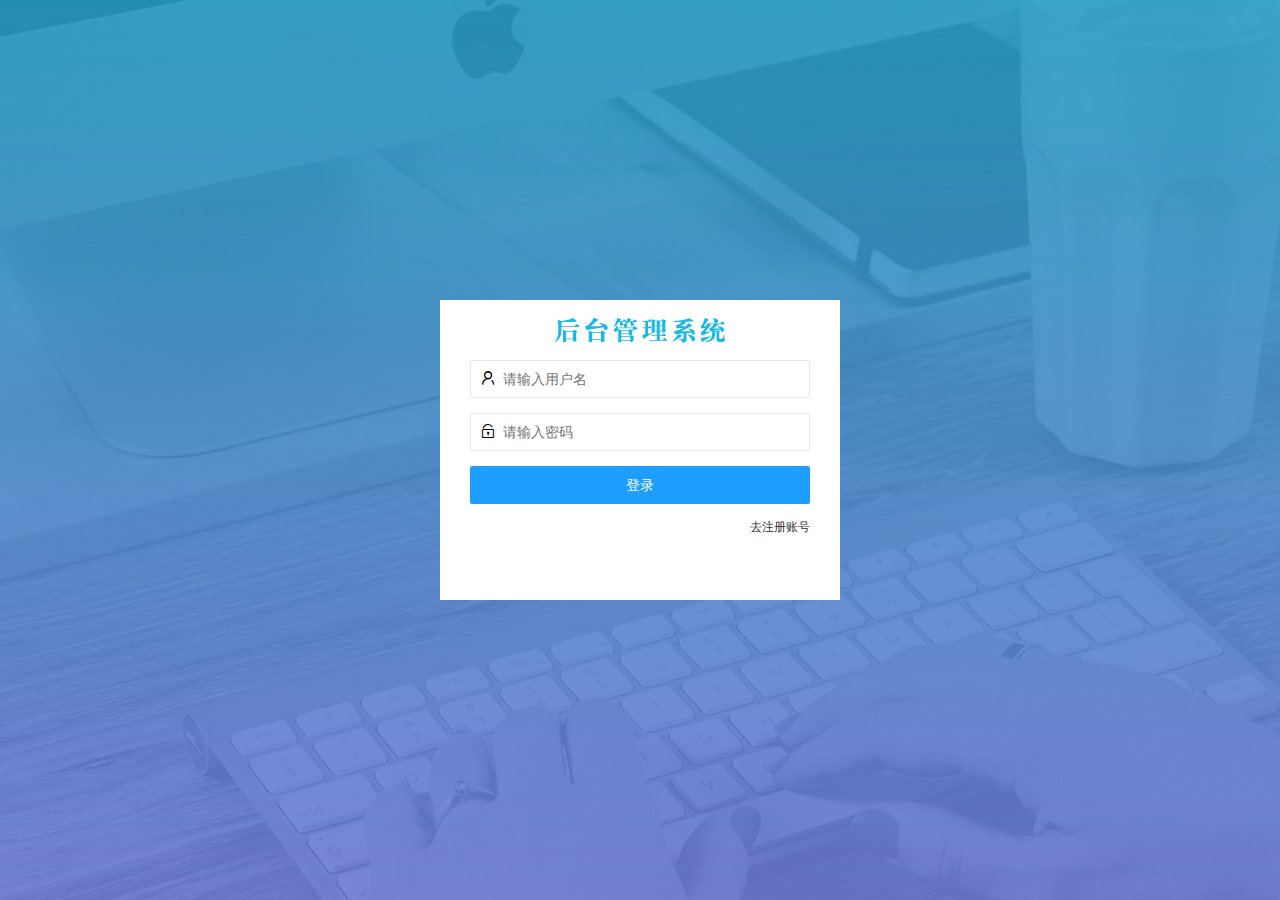
<file: login.html>
<!DOCTYPE html>
<html lang="en">

<head>
    <meta charset="UTF-8">
    <meta http-equiv="X-UA-Compatible" content="IE=edge">
    <meta name="viewport" content="width=device-width, initial-scale=1.0">
    <title>大事件-登录/注册</title>
    <!-- 导入layui -->
    <link rel="stylesheet" href="./素材/assets/lib/layui/css/layui.css">
    <link rel="stylesheet" href="./素材/assets/css/login.css">
</head>

<body>

    <!-- 头部的logo区域 -->
    <div class="layui-main">
        <img src="./素材/assets/images/logo.png" alt="">
    </div>

    <!-- 登录注册区域 -->
    <div class="loginAndRegBox">
        <div class="title-box"> </div>
        <!-- 登录的div -->
        <div class="login-box">
            <!-- 登录的表单 -->
            <form class="layui-form" id="form_login">
                <div class="layui-form-item">
                    <i class="layui-icon layui-icon-username"></i>
                    <input type="text" name="username" required lay-verify="required" placeholder="请输入用户名"
                        autocomplete="off" class="layui-input">
                </div>
                <div class="layui-form-item">
                    <i class="layui-icon layui-icon-password"></i>
                    <input type="password" name="password" required lay-verify="required|pwd" placeholder="请输入密码"
                        autocomplete="off" class="layui-input">
                </div>
                <div class="layui-form-item">
                    <!-- 表单按钮和提交按钮的区别，就是lay-submit属性 -->
                    <button class="layui-btn layui-btn-fluid layui-btn-normal" lay-submit
                        lay-filter="formDemo">登录</button>

                </div>
                <div class="layui-form-item links">
                    <!-- href="javascript:    记得有冒号！ -->
                    <a href="javascript:" id="link_reg">去注册账号</a>
                </div>
            </form>

        </div>
        <!-- 注册的div -->
        <div class="reg-box">
            <!-- 注册表单 -->
            <form class="layui-form" id="form_reg">
                <div class="layui-form-item">
                    <i class="layui-icon layui-icon-username"></i>
                    <input type="text" name="username" required lay-verify="required" placeholder="请输入用户名"
                        autocomplete="off" class="layui-input">
                </div>
                <div class="layui-form-item">
                    <i class="layui-icon layui-icon-password"></i>
                    <input type="password" name="password" required lay-verify="required|pwd" placeholder="请输入密码"
                        autocomplete="off" class="layui-input">
                </div>
                <div class="layui-form-item">
                    <i class="layui-icon layui-icon-password"></i>
                    <input type="password" name="repassword" required lay-verify="required|pwd|repwd" placeholder="再次确认密码"
                        autocomplete="off" class="layui-input">
                </div>
                <div class="layui-form-item">
                    <!-- 表单按钮和提交按钮的区别，就是lay-submit属性 -->
                    <button class="layui-btn layui-btn-fluid layui-btn-normal" lay-submit
                        lay-filter="formDemo">注册</button>

                </div>
                <div class="layui-form-item links">
                    <!-- href="javascript:    记得有冒号！ -->
                    <a href="javascript:" id="link_login">去登陆</a>
                </div>
            </form>

        </div>

    </div>
    <!-- 导入layui的js文件 -->
    <script src="./素材/assets/lib/layui/layui.all.js"></script>
    <script src="./素材/assets/lib/jquery.js"></script>
    <script src="./素材/assets/js/baseAPI.js"></script>
    <script src="./素材/assets/js/login.js"></script>
</body>

</html>
</file>
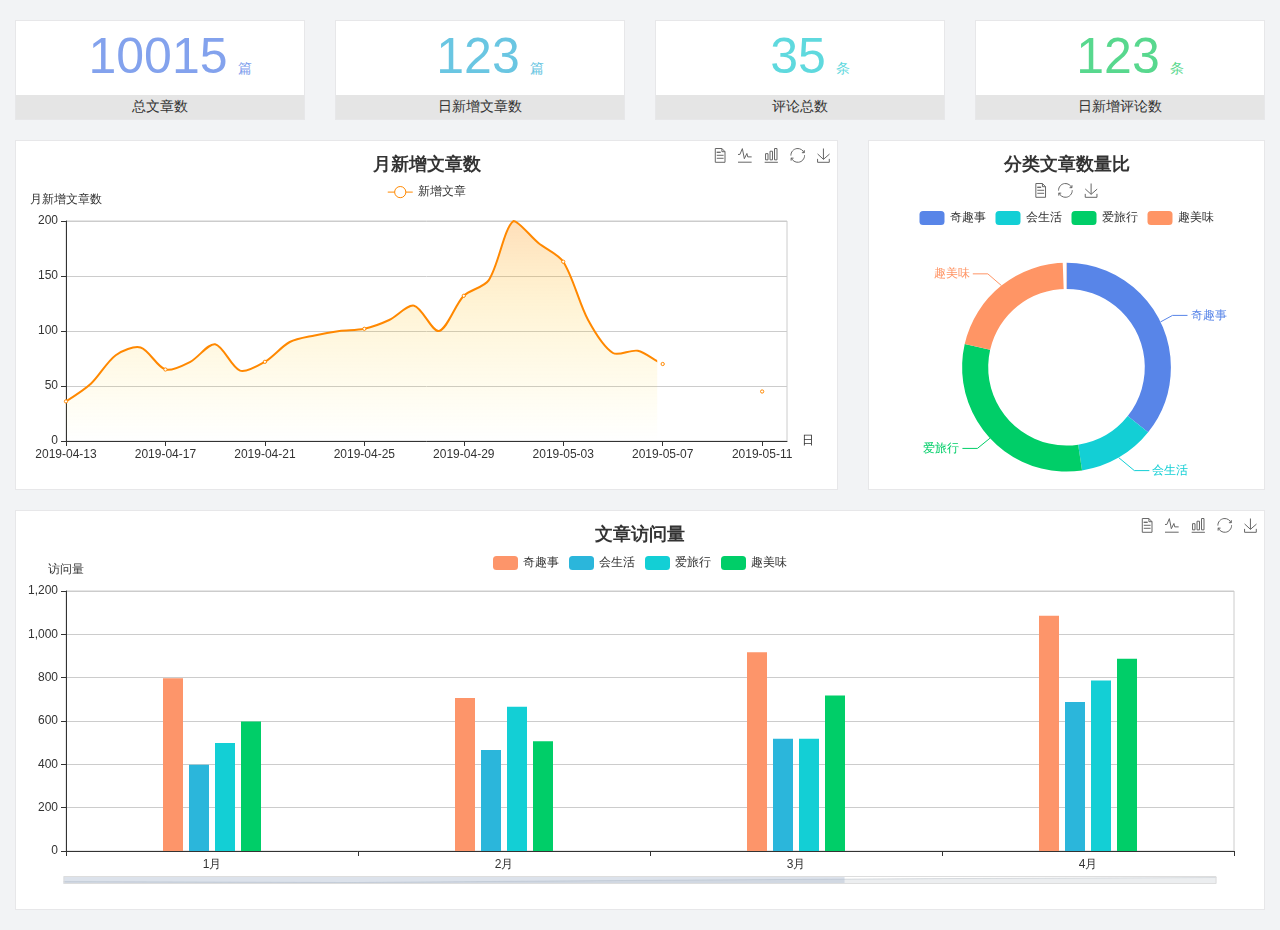
<file: 素材/home/dashboard.html>
<!DOCTYPE html>
<html lang="en">

<head>
  <meta charset="UTF-8">
  <meta name="viewport" content="width=device-width, initial-scale=1.0">
  <meta http-equiv="X-UA-Compatible" content="ie=edge">
  <title>图表统计</title>
  <link rel="stylesheet" href="../assets/lib/bootstrap.css" />
  <link rel="stylesheet" href="../assets/lib/main.css" />
  <script src="../assets/lib/jquery.js"></script>
  <script type="text/javascript" src="../assets/lib/echarts.min.js"></script>
</head>

<body>
  <div class="container-fluid">
    <div class="row spannel_list">
      <div class="col-sm-3 col-xs-6">
        <div class="spannel">
          <em>10015</em><span>篇</span>
          <b>总文章数</b>
        </div>
      </div>
      <div class="col-sm-3 col-xs-6">
        <div class="spannel scolor01">
          <em>123</em><span>篇</span>
          <b>日新增文章数</b>
        </div>
      </div>
      <div class="col-sm-3 col-xs-6">
        <div class="spannel scolor02">
          <em>35</em><span>条</span>
          <b>评论总数</b>
        </div>
      </div>
      <div class="col-sm-3 col-xs-6">
        <div class="spannel scolor03">
          <em>123</em><span>条</span>
          <b>日新增评论数</b>
        </div>
      </div>
    </div>
  </div>

  <div class="container-fluid">
    <div class="row curve-pie">
      <div class="col-lg-8 col-md-8">
        <div class="gragh_pannel" id="curve_show"></div>
      </div>
      <div class="col-lg-4 col-md-4">
        <div class="gragh_pannel" id="pie_show"></div>
      </div>
    </div>
  </div>

  <div class="container-fluid">
    <div class="column_pannel" id="column_show"></div>
  </div>

  <script>
    var oChart = echarts.init(document.getElementById('curve_show'));
    var aList_all = [
      { 'count': 36, 'date': '2019-04-13' },
      { 'count': 52, 'date': '2019-04-14' },
      { 'count': 78, 'date': '2019-04-15' },
      { 'count': 85, 'date': '2019-04-16' },
      { 'count': 65, 'date': '2019-04-17' },
      { 'count': 72, 'date': '2019-04-18' },
      { 'count': 88, 'date': '2019-04-19' },
      { 'count': 64, 'date': '2019-04-20' },
      { 'count': 72, 'date': '2019-04-21' },
      { 'count': 90, 'date': '2019-04-22' },
      { 'count': 96, 'date': '2019-04-23' },
      { 'count': 100, 'date': '2019-04-24' },
      { 'count': 102, 'date': '2019-04-25' },
      { 'count': 110, 'date': '2019-04-26' },
      { 'count': 123, 'date': '2019-04-27' },
      { 'count': 100, 'date': '2019-04-28' },
      { 'count': 132, 'date': '2019-04-29' },
      { 'count': 146, 'date': '2019-04-30' },
      { 'count': 200, 'date': '2019-05-01' },
      { 'count': 180, 'date': '2019-05-02' },
      { 'count': 163, 'date': '2019-05-03' },
      { 'count': 110, 'date': '2019-05-04' },
      { 'count': 80, 'date': '2019-05-05' },
      { 'count': 82, 'date': '2019-05-06' },
      { 'count': 70, 'date': '2019-05-07' },
      { 'count': 65, 'date': '2019-05-08' },
      { 'count': 54, 'date': '2019-05-09' },
      { 'count': 40, 'date': '2019-05-10' },
      { 'count': 45, 'date': '2019-05-11' },
      { 'count': 38, 'date': '2019-05-12' },
    ];

    let aCount = [];
    let aDate = [];

    for (var i = 0; i < aList_all.length; i++) {
      aCount.push(aList_all[i].count);
      aDate.push(aList_all[i].date);
    }

    var chartopt = {
      title: {
        text: '月新增文章数',
        left: 'center',
        top: '10'
      },
      tooltip: {
        trigger: 'axis'
      },
      legend: {
        data: ['新增文章'],
        top: '40'
      },
      toolbox: {
        show: true,
        feature: {
          mark: { show: true },
          dataView: { show: true, readOnly: false },
          magicType: { show: true, type: ['line', 'bar'] },
          restore: { show: true },
          saveAsImage: { show: true }
        }
      },
      calculable: true,
      xAxis: [
        {
          name: '日',
          type: 'category',
          boundaryGap: false,
          data: aDate
        }
      ],
      yAxis: [
        {
          name: '月新增文章数',
          type: 'value'
        }
      ],
      series: [
        {
          name: '新增文章',
          type: 'line',
          smooth: true,
          itemStyle: { normal: { areaStyle: { type: 'default' }, color: '#f80' }, lineStyle: { color: '#f80' } },
          data: aCount
        }],
      areaStyle: {
        normal: {
          color: new echarts.graphic.LinearGradient(0, 0, 0, 1, [{
            offset: 0,
            color: 'rgba(255,136,0,0.39)'
          }, {
            offset: .34,
            color: 'rgba(255,180,0,0.25)'
          }, {
            offset: 1,
            color: 'rgba(255,222,0,0.00)'
          }])

        }
      },
      grid: {
        show: true,
        x: 50,
        x2: 50,
        y: 80,
        height: 220
      }
    };

    oChart.setOption(chartopt);


    var oPie = echarts.init(document.getElementById('pie_show'));
    var oPieopt =
    {
      title: {
        top: 10,
        text: '分类文章数量比',
        x: 'center'
      },
      tooltip: {
        trigger: 'item',
        formatter: "{a} <br/>{b} : {c} ({d}%)"
      },
      color: ['#5885e8', '#13cfd5', '#00ce68', '#ff9565'],
      legend: {
        x: 'center',
        top: 65,
        data: ['奇趣事', '会生活', '爱旅行', '趣美味']
      },
      toolbox: {
        show: true,
        x: 'center',
        top: 35,
        feature: {
          mark: { show: true },
          dataView: { show: true, readOnly: false },
          magicType: {
            show: true,
            type: ['pie', 'funnel'],
            option: {
              funnel: {
                x: '25%',
                width: '50%',
                funnelAlign: 'left',
                max: 1548
              }
            }
          },
          restore: { show: true },
          saveAsImage: { show: true }
        }
      },
      calculable: true,
      series: [
        {
          name: '访问来源',
          type: 'pie',
          radius: ['45%', '60%'],
          center: ['50%', '65%'],
          data: [
            { value: 300, name: '奇趣事' },
            { value: 100, name: '会生活' },
            { value: 260, name: '爱旅行' },
            { value: 180, name: '趣美味' }
          ]
        }
      ]
    };
    oPie.setOption(oPieopt);



    var oColumn = this.echarts.init(document.getElementById('column_show'));
    var oColumnopt =
    {
      title: {
        text: '文章访问量',
        left: 'center',
        top: '10'
      },
      tooltip: {
        trigger: 'axis'
      },
      legend: {
        data: ['奇趣事', '会生活', '爱旅行', '趣美味'],
        top: '40'
      },
      toolbox: {
        show: true,
        feature: {
          mark: { show: true },
          dataView: { show: true, readOnly: false },
          magicType: { show: true, type: ['line', 'bar'] },
          restore: { show: true },
          saveAsImage: { show: true }
        }
      },
      calculable: true,
      xAxis: [
        {
          type: 'category',
          data: ['1月', '2月', '3月', '4月', '5月']
        }
      ],
      yAxis: [
        {
          name: '访问量',
          type: 'value'
        }
      ],
      series: [
        {
          name: '奇趣事',
          type: 'bar',
          barWidth: 20,
          itemStyle: {
            normal: { areaStyle: { type: 'default' }, color: '#fd956a' }
          },
          data: [800, 708, 920, 1090, 1200]
        },
        {
          name: '会生活',
          type: 'bar',
          barWidth: 20,
          itemStyle: {
            normal: { areaStyle: { type: 'default' }, color: '#2bb6db' }
          },
          data: [400, 468, 520, 690, 800]
        },
        {
          name: '爱旅行',
          type: 'bar',
          barWidth: 20,
          itemStyle: {
            normal: { areaStyle: { type: 'default' }, color: '#13cfd5' }
          },
          data: [500, 668, 520, 790, 900]
        },
        {
          name: '趣美味',
          type: 'bar',
          barWidth: 20,
          itemStyle: {
            normal: { areaStyle: { type: 'default' }, color: '#00ce68' }
          },
          data: [600, 508, 720, 890, 1000]
        }
      ],
      grid: {
        show: true,
        x: 50,
        x2: 30,
        y: 80,
        height: 260
      },
      dataZoom: [//给x轴设置滚动条
        {
          start: 0,//默认为0
          end: 100 - 1000 / 31,//默认为100
          type: 'slider',
          show: true,
          xAxisIndex: [0],
          handleSize: 0,//滑动条的 左右2个滑动条的大小
          height: 8,//组件高度
          left: 45, //左边的距离
          right: 50,//右边的距离
          bottom: 26,//右边的距离
          handleColor: '#ddd',//h滑动图标的颜色
          handleStyle: {
            borderColor: "#cacaca",
            borderWidth: "1",
            shadowBlur: 2,
            background: "#ddd",
            shadowColor: "#ddd",
          }
        }]
    };
    oColumn.setOption(oColumnopt);
  </script>
</body>

</html>
</file>
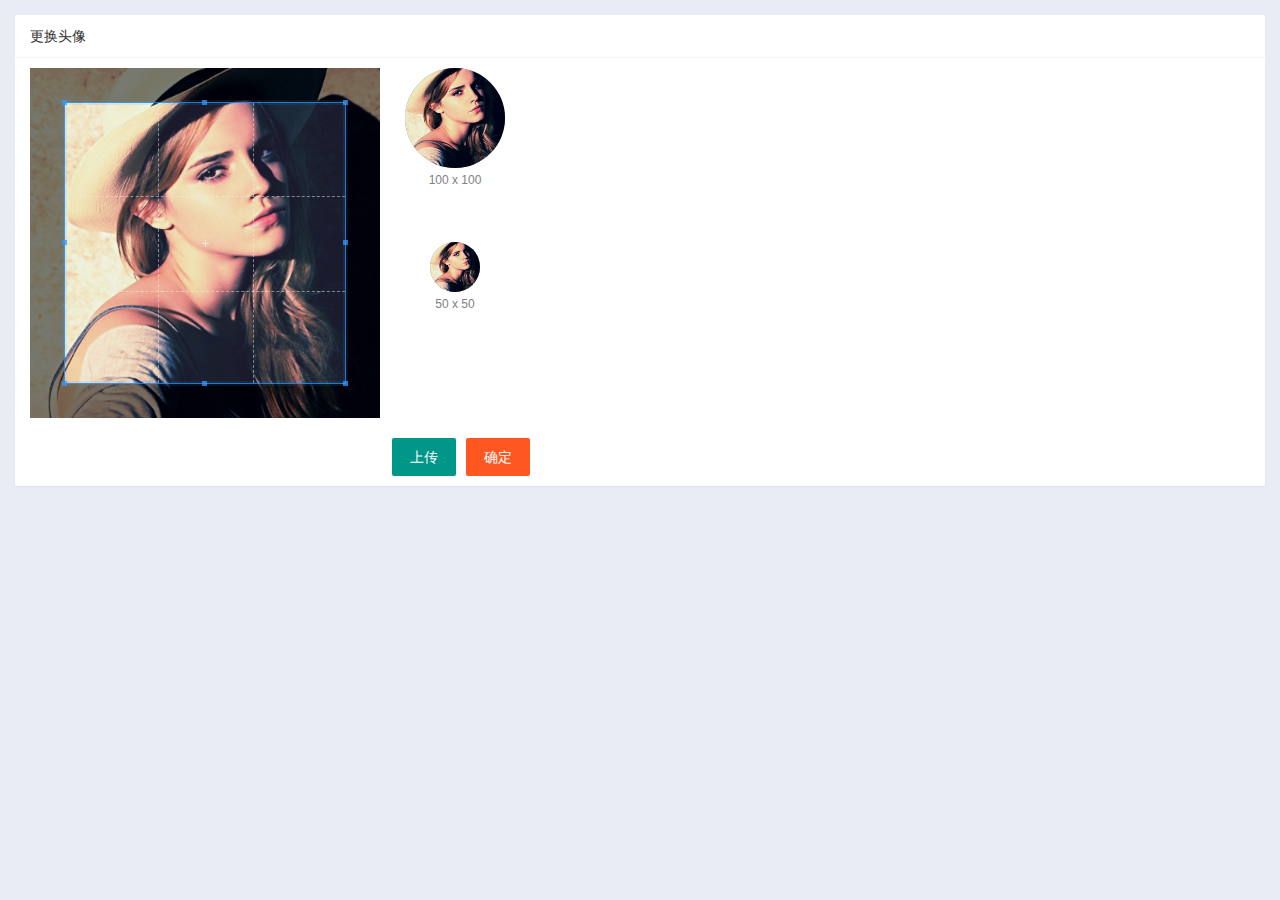
<file: 素材/user/user_avatar.html>
<!DOCTYPE html>
<html lang="en">

<head>
    <meta charset="UTF-8">
    <meta http-equiv="X-UA-Compatible" content="IE=edge">
    <meta name="viewport" content="width=device-width, initial-scale=1.0">
    <title>Document</title>
    <link rel="stylesheet" href="../assets/lib/layui/css/layui.css">
    <link rel="stylesheet" href="../assets/lib/cropper/cropper.css">
    <link rel="stylesheet" href="../assets/css/user/user_avatra.css">
</head>

<body>
    <div class="layui-card">
        <div class="layui-card-header">更换头像</div>
        <div class="layui-card-body">
            <!-- 第一行的图片裁剪和预览区域 -->
            <div class="row1">
                <!-- 图片裁剪区域 -->
                <div class="cropper-box">
                    <!-- 这个 img 标签很重要，将来会把它初始化为裁剪区域 -->
                    <img id="image" src="../assets/images/sample.jpg" />
                </div>
                <!-- 图片的预览区域 -->
                <div class="preview-box">
                    <div>
                        <!-- 宽高为 100px 的预览区域 -->
                        <div class="img-preview w100"></div>
                        <p class="size">100 x 100</p>
                    </div>
                    <div>
                        <!-- 宽高为 50px 的预览区域 -->
                        <div class="img-preview w50"></div>
                        <p class="size">50 x 50</p>
                    </div>
                </div>
            </div>

            <!-- 第二行的按钮区域 -->
            <div class="row2">
                <!-- 通过accept属性，可以指点，允许用户选择什么类型的文件 -->
                <input type="file" id="file" accept="image/png,image/jpeg">
                <button type="button" class="layui-btn" id="btnChooseImage">上传</button>
                <button type="button" class="layui-btn layui-btn-danger" id="btnUpload">确定</button>
            </div>
        </div>
    </div>


    <script src="../assets/lib/layui/layui.all.js"></script>
    <script src="../assets/lib/jquery.js"></script>
    <script src="../assets//lib/cropper/Cropper.js"></script>
    <script src="../assets/lib/cropper/jquery-cropper.js"></script>
    <script src="..//assets/js/baseAPI.js"></script>
    <script src="../assets/js/user/user_avatar.js"></script>
</body>

</html>
</file>
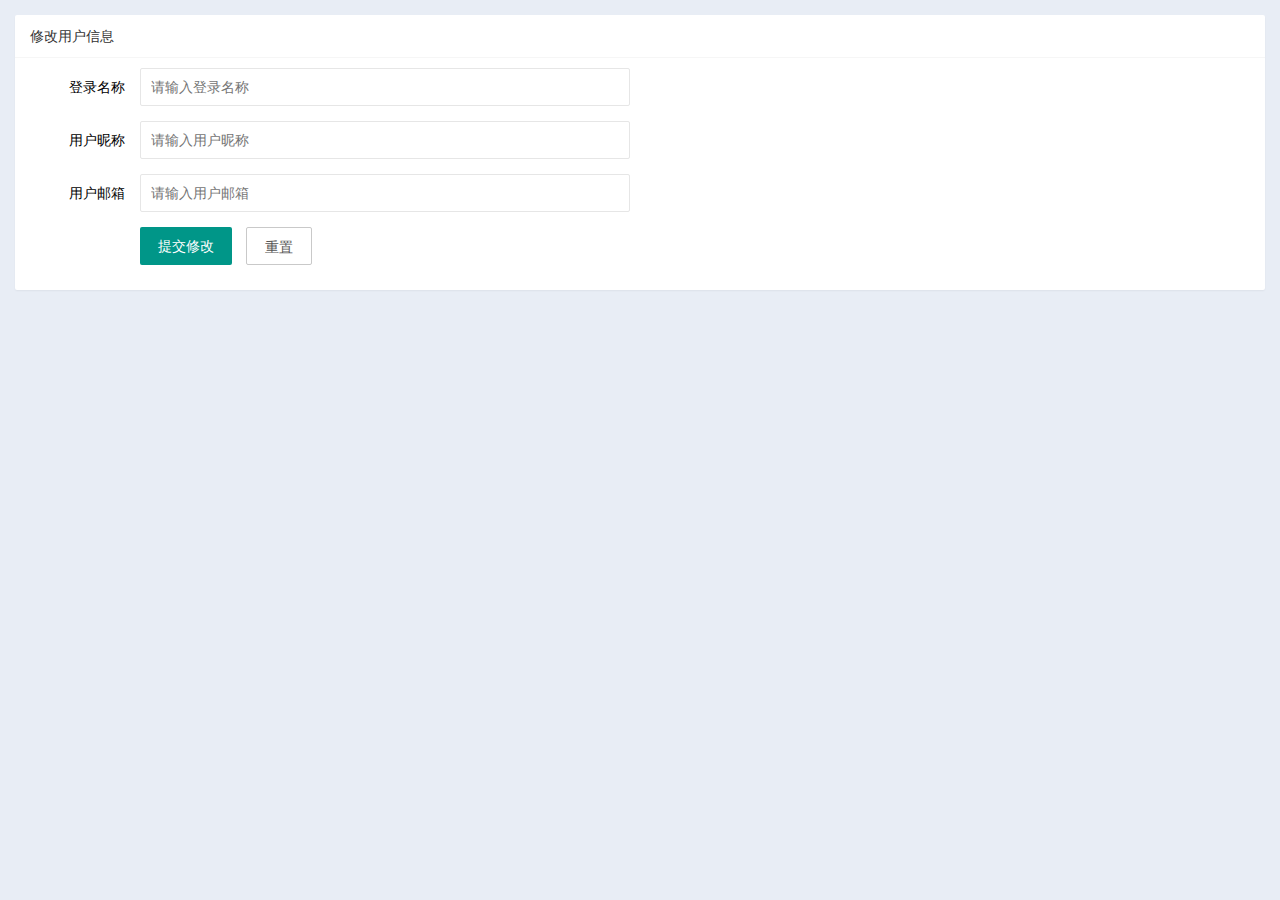
<file: 素材/user/user_info.html>
<!DOCTYPE html>
<html lang="en">

<head>
    <meta charset="UTF-8">
    <meta http-equiv="X-UA-Compatible" content="IE=edge">
    <meta name="viewport" content="width=device-width, initial-scale=1.0">
    <title>Document</title>
    <link rel="stylesheet" href="../assets/lib/layui/css/layui.css">
    <link rel="stylesheet" href="../assets/css/user/user_info.css">
</head>

<body>
    <!-- 卡片区域 -->
    <div class="layui-card">
        <div class="layui-card-header">修改用户信息</div>
        <div class="layui-card-body">
            <form class="layui-form" lay-filter="formUserInfo">
                <!--  隐藏域-->
                <input type="hidden" name="id" value="">
                <div class="layui-form-item">
                    <label class="layui-form-label">登录名称</label>
                    <div class="layui-input-block">
                        <input  id="mc"  type="text" name="username" required lay-verify="required" placeholder="请输入登录名称"
                            autocomplete="off" class="layui-input" readonly>
                    </div>
                </div>
                <div class="layui-form-item">
                    <label class="layui-form-label">用户昵称</label>
                    <div class="layui-input-block">
                        <input id="" type="text" name="nickname" required lay-verify="required|nickname" placeholder="请输入用户昵称"
                            autocomplete="off" class="layui-input">
                    </div>
                </div>
                <div class="layui-form-item">
                    <label class="layui-form-label">用户邮箱</label>
                    <div class="layui-input-block">
                        <input id="yx" type="text" name="email" required lay-verify="required|email" placeholder="请输入用户邮箱"
                            autocomplete="off" class="layui-input">
                    </div>
                </div>
                <div class="layui-form-item">
                    <div class="layui-input-block">
                        <button  class="layui-btn" lay-submit lay-filter="formDemo">提交修改</button>
                        <button  class="layui-btn layui-btn-primary" id="btnReset">重置</button>
                    </div>
                </div>
            </form>
        </div>
    </div>



    <script src="../assets/lib/layui/layui.all.js"></script>
    <script src="../assets/lib/jquery.js"> </script>
    <script src="../assets/js/baseAPI.js"></script>
    <script src="../assets/js/user/uesr_info.js"></script>

</body>

</html>
</file>
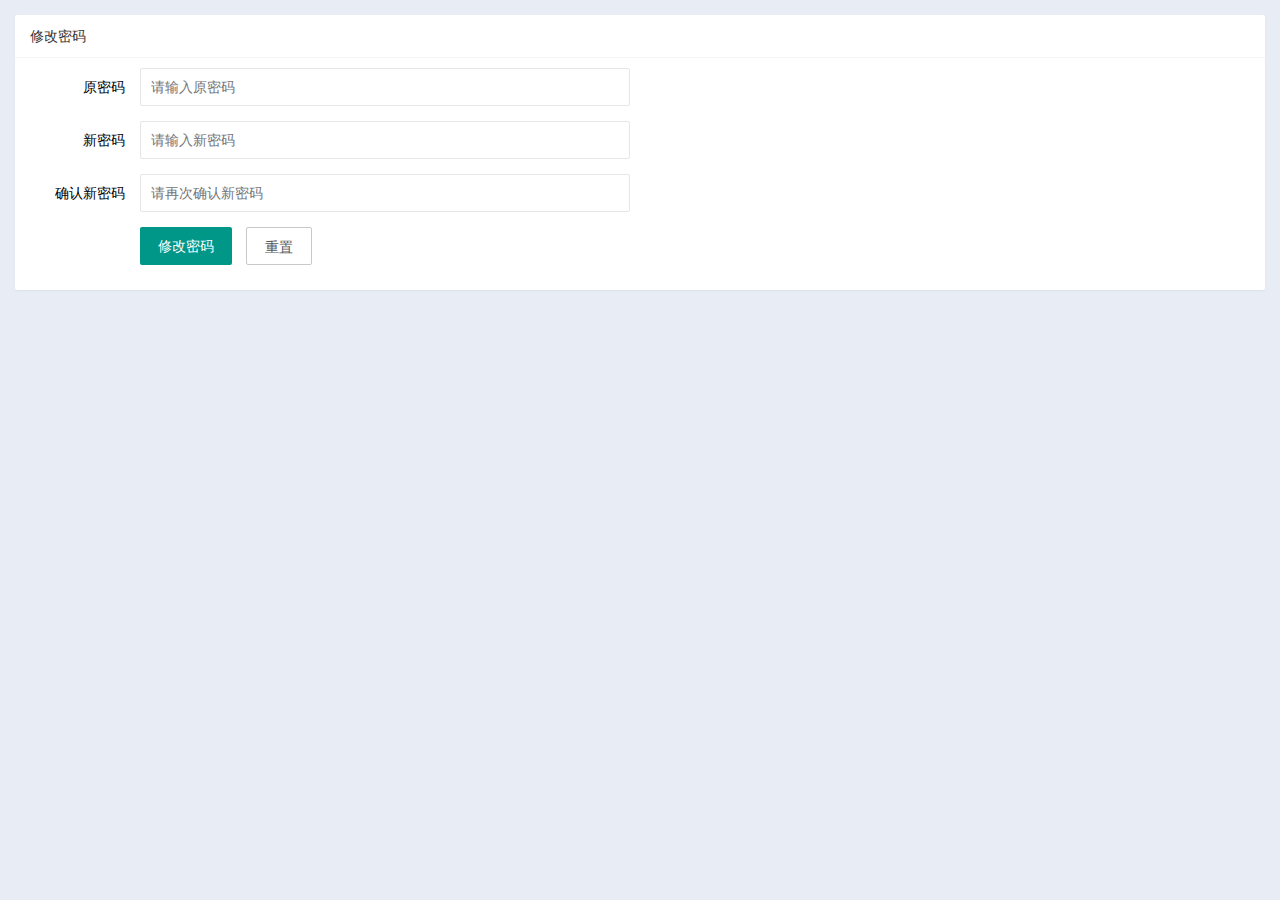
<file: 素材/user/user_pwd.html>
<!DOCTYPE html>
<html lang="en">

<head>
    <meta charset="UTF-8">
    <meta http-equiv="X-UA-Compatible" content="IE=edge">
    <meta name="viewport" content="width=device-width, initial-scale=1.0">
    <title>Document</title>
    <link rel="stylesheet" href="../assets/lib/layui/css/layui.css">
    <link rel="stylesheet" href="../assets/css/user/user_pwd.css">
</head>

<body>
    <div class="layui-card">
        <div class="layui-card-header">修改密码</div>
        <div class="layui-card-body">
            <form class="layui-form" action="">
                <div class="layui-form-item">
                    <label class="layui-form-label">原密码</label>
                    <div class="layui-input-block">
                        <input type="password" name="oldPwd" required lay-verify="required|pwd" placeholder="请输入原密码"
                            autocomplete="off" class="layui-input">
                    </div>
                </div>
                <div class="layui-form-item">
                    <label class="layui-form-label">新密码</label>
                    <div class="layui-input-block">
                        <input type="password" name="newPwd" required lay-verify="required|pwd|samePwd" placeholder="请输入新密码"
                            autocomplete="off" class="layui-input">
                    </div>
                </div>
                <div class="layui-form-item">
                    <label class="layui-form-label">确认新密码</label>
                    <div class="layui-input-block">
                        <input type="password" name="rePwd" required lay-verify="required|pwd|rePwd" placeholder="请再次确认新密码"
                            autocomplete="off" class="layui-input">
                    </div>
                </div>
                <div class="layui-form-item">
                    <div class="layui-input-block">
                      <button class="layui-btn" lay-submit lay-filter="formDemo">修改密码</button>
                      <button type="reset" class="layui-btn layui-btn-primary">重置</button>
                    </div>
                  </div>
            </form>

        </div>
    </div>
<script src="../assets/lib/layui/layui.all.js"></script>
<script src="../assets/lib/jquery.js"></script>
<script src="../assets/js/baseAPI.js"></script>
<script src="../assets/js/user/user_pwd.js"></script>
</body>

</html>
</file>
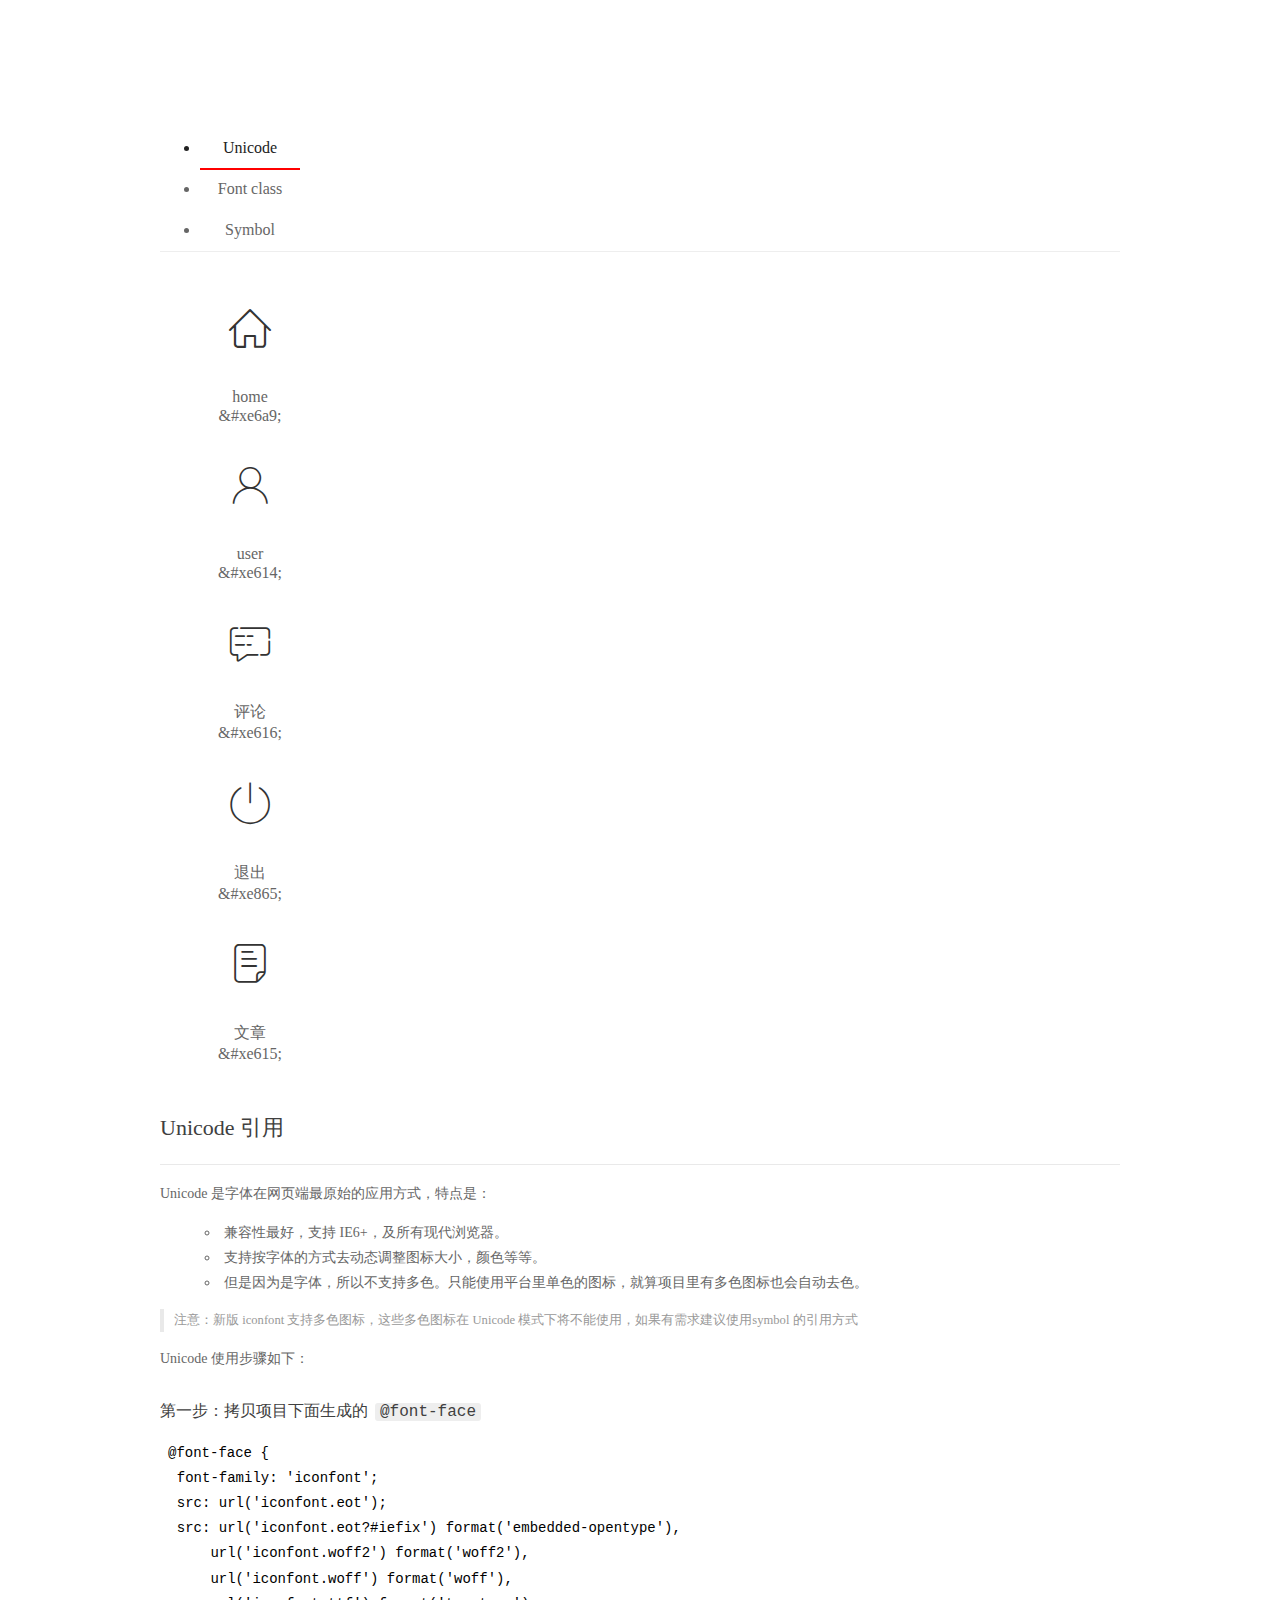
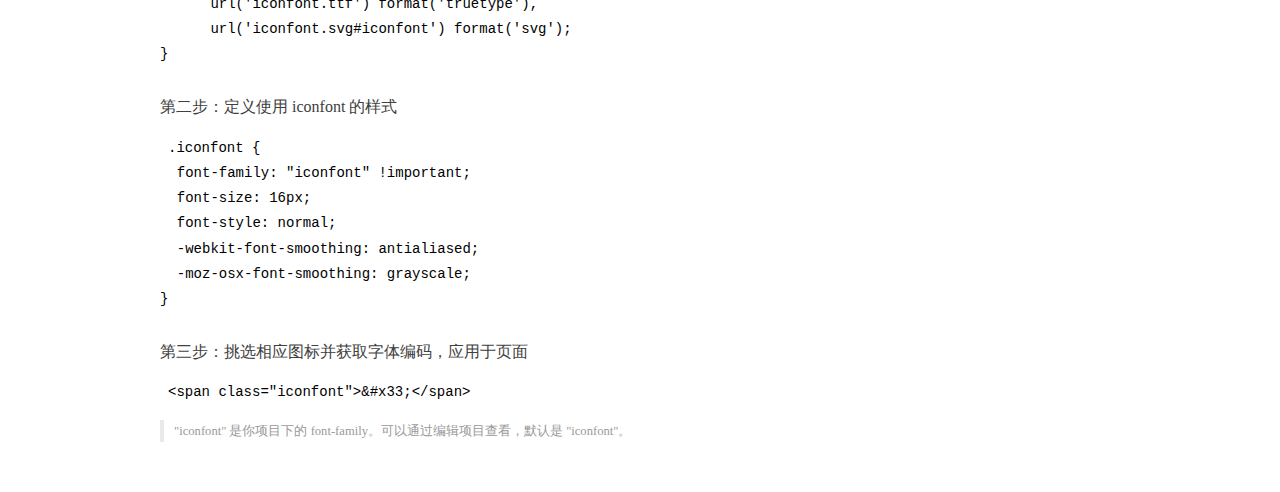
<file: 素材/assets/fonts/demo_index.html>
<!DOCTYPE html>
<html>
<head>
  <meta charset="utf-8"/>
  <title>IconFont Demo</title>
  <link rel="shortcut icon" href="https://gtms04.alicdn.com/tps/i4/TB1_oz6GVXXXXaFXpXXJDFnIXXX-64-64.ico" type="image/x-icon"/>
  <link rel="stylesheet" href="https://g.alicdn.com/thx/cube/1.3.2/cube.min.css">
  <link rel="stylesheet" href="demo.css">
  <link rel="stylesheet" href="iconfont.css">
  <script src="iconfont.js"></script>
  <!-- jQuery -->
  <script src="https://a1.alicdn.com/oss/uploads/2018/12/26/7bfddb60-08e8-11e9-9b04-53e73bb6408b.js"></script>
  <!-- 代码高亮 -->
  <script src="https://a1.alicdn.com/oss/uploads/2018/12/26/a3f714d0-08e6-11e9-8a15-ebf944d7534c.js"></script>
</head>
<body>
  <div class="main">
    <h1 class="logo"><a href="https://www.iconfont.cn/" title="iconfont 首页" target="_blank">&#xe86b;</a></h1>
    <div class="nav-tabs">
      <ul id="tabs" class="dib-box">
        <li class="dib active"><span>Unicode</span></li>
        <li class="dib"><span>Font class</span></li>
        <li class="dib"><span>Symbol</span></li>
      </ul>
      
    </div>
    <div class="tab-container">
      <div class="content unicode" style="display: block;">
          <ul class="icon_lists dib-box">
          
            <li class="dib">
              <span class="icon iconfont">&#xe6a9;</span>
                <div class="name">home</div>
                <div class="code-name">&amp;#xe6a9;</div>
              </li>
          
            <li class="dib">
              <span class="icon iconfont">&#xe614;</span>
                <div class="name">user</div>
                <div class="code-name">&amp;#xe614;</div>
              </li>
          
            <li class="dib">
              <span class="icon iconfont">&#xe616;</span>
                <div class="name">评论</div>
                <div class="code-name">&amp;#xe616;</div>
              </li>
          
            <li class="dib">
              <span class="icon iconfont">&#xe865;</span>
                <div class="name">退出</div>
                <div class="code-name">&amp;#xe865;</div>
              </li>
          
            <li class="dib">
              <span class="icon iconfont">&#xe615;</span>
                <div class="name">文章</div>
                <div class="code-name">&amp;#xe615;</div>
              </li>
          
          </ul>
          <div class="article markdown">
          <h2 id="unicode-">Unicode 引用</h2>
          <hr>

          <p>Unicode 是字体在网页端最原始的应用方式，特点是：</p>
          <ul>
            <li>兼容性最好，支持 IE6+，及所有现代浏览器。</li>
            <li>支持按字体的方式去动态调整图标大小，颜色等等。</li>
            <li>但是因为是字体，所以不支持多色。只能使用平台里单色的图标，就算项目里有多色图标也会自动去色。</li>
          </ul>
          <blockquote>
            <p>注意：新版 iconfont 支持多色图标，这些多色图标在 Unicode 模式下将不能使用，如果有需求建议使用symbol 的引用方式</p>
          </blockquote>
          <p>Unicode 使用步骤如下：</p>
          <h3 id="-font-face">第一步：拷贝项目下面生成的 <code>@font-face</code></h3>
<pre><code class="language-css"
>@font-face {
  font-family: 'iconfont';
  src: url('iconfont.eot');
  src: url('iconfont.eot?#iefix') format('embedded-opentype'),
      url('iconfont.woff2') format('woff2'),
      url('iconfont.woff') format('woff'),
      url('iconfont.ttf') format('truetype'),
      url('iconfont.svg#iconfont') format('svg');
}
</code></pre>
          <h3 id="-iconfont-">第二步：定义使用 iconfont 的样式</h3>
<pre><code class="language-css"
>.iconfont {
  font-family: "iconfont" !important;
  font-size: 16px;
  font-style: normal;
  -webkit-font-smoothing: antialiased;
  -moz-osx-font-smoothing: grayscale;
}
</code></pre>
          <h3 id="-">第三步：挑选相应图标并获取字体编码，应用于页面</h3>
<pre>
<code class="language-html"
>&lt;span class="iconfont"&gt;&amp;#x33;&lt;/span&gt;
</code></pre>
          <blockquote>
            <p>"iconfont" 是你项目下的 font-family。可以通过编辑项目查看，默认是 "iconfont"。</p>
          </blockquote>
          </div>
      </div>
      <div class="content font-class">
        <ul class="icon_lists dib-box">
          
          <li class="dib">
            <span class="icon iconfont icon-home"></span>
            <div class="name">
              home
            </div>
            <div class="code-name">.icon-home
            </div>
          </li>
          
          <li class="dib">
            <span class="icon iconfont icon-user"></span>
            <div class="name">
              user
            </div>
            <div class="code-name">.icon-user
            </div>
          </li>
          
          <li class="dib">
            <span class="icon iconfont icon-pinglun"></span>
            <div class="name">
              评论
            </div>
            <div class="code-name">.icon-pinglun
            </div>
          </li>
          
          <li class="dib">
            <span class="icon iconfont icon-tuichu"></span>
            <div class="name">
              退出
            </div>
            <div class="code-name">.icon-tuichu
            </div>
          </li>
          
          <li class="dib">
            <span class="icon iconfont icon-16"></span>
            <div class="name">
              文章
            </div>
            <div class="code-name">.icon-16
            </div>
          </li>
          
        </ul>
        <div class="article markdown">
        <h2 id="font-class-">font-class 引用</h2>
        <hr>

        <p>font-class 是 Unicode 使用方式的一种变种，主要是解决 Unicode 书写不直观，语意不明确的问题。</p>
        <p>与 Unicode 使用方式相比，具有如下特点：</p>
        <ul>
          <li>兼容性良好，支持 IE8+，及所有现代浏览器。</li>
          <li>相比于 Unicode 语意明确，书写更直观。可以很容易分辨这个 icon 是什么。</li>
          <li>因为使用 class 来定义图标，所以当要替换图标时，只需要修改 class 里面的 Unicode 引用。</li>
          <li>不过因为本质上还是使用的字体，所以多色图标还是不支持的。</li>
        </ul>
        <p>使用步骤如下：</p>
        <h3 id="-fontclass-">第一步：引入项目下面生成的 fontclass 代码：</h3>
<pre><code class="language-html">&lt;link rel="stylesheet" href="./iconfont.css"&gt;
</code></pre>
        <h3 id="-">第二步：挑选相应图标并获取类名，应用于页面：</h3>
<pre><code class="language-html">&lt;span class="iconfont icon-xxx"&gt;&lt;/span&gt;
</code></pre>
        <blockquote>
          <p>"
            iconfont" 是你项目下的 font-family。可以通过编辑项目查看，默认是 "iconfont"。</p>
        </blockquote>
      </div>
      </div>
      <div class="content symbol">
          <ul class="icon_lists dib-box">
          
            <li class="dib">
                <svg class="icon svg-icon" aria-hidden="true">
                  <use xlink:href="#icon-home"></use>
                </svg>
                <div class="name">home</div>
                <div class="code-name">#icon-home</div>
            </li>
          
            <li class="dib">
                <svg class="icon svg-icon" aria-hidden="true">
                  <use xlink:href="#icon-user"></use>
                </svg>
                <div class="name">user</div>
                <div class="code-name">#icon-user</div>
            </li>
          
            <li class="dib">
                <svg class="icon svg-icon" aria-hidden="true">
                  <use xlink:href="#icon-pinglun"></use>
                </svg>
                <div class="name">评论</div>
                <div class="code-name">#icon-pinglun</div>
            </li>
          
            <li class="dib">
                <svg class="icon svg-icon" aria-hidden="true">
                  <use xlink:href="#icon-tuichu"></use>
                </svg>
                <div class="name">退出</div>
                <div class="code-name">#icon-tuichu</div>
            </li>
          
            <li class="dib">
                <svg class="icon svg-icon" aria-hidden="true">
                  <use xlink:href="#icon-16"></use>
                </svg>
                <div class="name">文章</div>
                <div class="code-name">#icon-16</div>
            </li>
          
          </ul>
          <div class="article markdown">
          <h2 id="symbol-">Symbol 引用</h2>
          <hr>

          <p>这是一种全新的使用方式，应该说这才是未来的主流，也是平台目前推荐的用法。相关介绍可以参考这篇<a href="">文章</a>
            这种用法其实是做了一个 SVG 的集合，与另外两种相比具有如下特点：</p>
          <ul>
            <li>支持多色图标了，不再受单色限制。</li>
            <li>通过一些技巧，支持像字体那样，通过 <code>font-size</code>, <code>color</code> 来调整样式。</li>
            <li>兼容性较差，支持 IE9+，及现代浏览器。</li>
            <li>浏览器渲染 SVG 的性能一般，还不如 png。</li>
          </ul>
          <p>使用步骤如下：</p>
          <h3 id="-symbol-">第一步：引入项目下面生成的 symbol 代码：</h3>
<pre><code class="language-html">&lt;script src="./iconfont.js"&gt;&lt;/script&gt;
</code></pre>
          <h3 id="-css-">第二步：加入通用 CSS 代码（引入一次就行）：</h3>
<pre><code class="language-html">&lt;style&gt;
.icon {
  width: 1em;
  height: 1em;
  vertical-align: -0.15em;
  fill: currentColor;
  overflow: hidden;
}
&lt;/style&gt;
</code></pre>
          <h3 id="-">第三步：挑选相应图标并获取类名，应用于页面：</h3>
<pre><code class="language-html">&lt;svg class="icon" aria-hidden="true"&gt;
  &lt;use xlink:href="#icon-xxx"&gt;&lt;/use&gt;
&lt;/svg&gt;
</code></pre>
          </div>
      </div>

    </div>
  </div>
  <script>
  $(document).ready(function () {
      $('.tab-container .content:first').show()

      $('#tabs li').click(function (e) {
        var tabContent = $('.tab-container .content')
        var index = $(this).index()

        if ($(this).hasClass('active')) {
          return
        } else {
          $('#tabs li').removeClass('active')
          $(this).addClass('active')

          tabContent.hide().eq(index).fadeIn()
        }
      })
    })
  </script>
</body>
</html>
</file>
<file: 素材/assets/lib/layui/css/layui.css>
/** layui-v2.5.5 MIT License By https://www.layui.com */
 .layui-inline,img{display:inline-block;vertical-align:middle}h1,h2,h3,h4,h5,h6{font-weight:400}.layui-edge,.layui-header,.layui-inline,.layui-main{position:relative}.layui-body,.layui-edge,.layui-elip{overflow:hidden}.layui-btn,.layui-edge,.layui-inline,img{vertical-align:middle}.layui-btn,.layui-disabled,.layui-icon,.layui-unselect{-moz-user-select:none;-webkit-user-select:none;-ms-user-select:none}.layui-elip,.layui-form-checkbox span,.layui-form-pane .layui-form-label{text-overflow:ellipsis;white-space:nowrap}.layui-breadcrumb,.layui-tree-btnGroup{visibility:hidden}blockquote,body,button,dd,div,dl,dt,form,h1,h2,h3,h4,h5,h6,input,li,ol,p,pre,td,textarea,th,ul{margin:0;padding:0;-webkit-tap-highlight-color:rgba(0,0,0,0)}a:active,a:hover{outline:0}img{border:none}li{list-style:none}table{border-collapse:collapse;border-spacing:0}h4,h5,h6{font-size:100%}button,input,optgroup,option,select,textarea{font-family:inherit;font-size:inherit;font-style:inherit;font-weight:inherit;outline:0}pre{white-space:pre-wrap;white-space:-moz-pre-wrap;white-space:-pre-wrap;white-space:-o-pre-wrap;word-wrap:break-word}body{line-height:24px;font:14px Helvetica Neue,Helvetica,PingFang SC,Tahoma,Arial,sans-serif}hr{height:1px;margin:10px 0;border:0;clear:both}a{color:#333;text-decoration:none}a:hover{color:#777}a cite{font-style:normal;*cursor:pointer}.layui-border-box,.layui-border-box *{box-sizing:border-box}.layui-box,.layui-box *{box-sizing:content-box}.layui-clear{clear:both;*zoom:1}.layui-clear:after{content:'\20';clear:both;*zoom:1;display:block;height:0}.layui-inline{*display:inline;*zoom:1}.layui-edge{display:inline-block;width:0;height:0;border-width:6px;border-style:dashed;border-color:transparent}.layui-edge-top{top:-4px;border-bottom-color:#999;border-bottom-style:solid}.layui-edge-right{border-left-color:#999;border-left-style:solid}.layui-edge-bottom{top:2px;border-top-color:#999;border-top-style:solid}.layui-edge-left{border-right-color:#999;border-right-style:solid}.layui-disabled,.layui-disabled:hover{color:#d2d2d2!important;cursor:not-allowed!important}.layui-circle{border-radius:100%}.layui-show{display:block!important}.layui-hide{display:none!important}@font-face{font-family:layui-icon;src:url(../font/iconfont.eot?v=250);src:url(../font/iconfont.eot?v=250#iefix) format('embedded-opentype'),url(../font/iconfont.woff2?v=250) format('woff2'),url(../font/iconfont.woff?v=250) format('woff'),url(../font/iconfont.ttf?v=250) format('truetype'),url(../font/iconfont.svg?v=250#layui-icon) format('svg')}.layui-icon{font-family:layui-icon!important;font-size:16px;font-style:normal;-webkit-font-smoothing:antialiased;-moz-osx-font-smoothing:grayscale}.layui-icon-reply-fill:before{content:"\e611"}.layui-icon-set-fill:before{content:"\e614"}.layui-icon-menu-fill:before{content:"\e60f"}.layui-icon-search:before{content:"\e615"}.layui-icon-share:before{content:"\e641"}.layui-icon-set-sm:before{content:"\e620"}.layui-icon-engine:before{content:"\e628"}.layui-icon-close:before{content:"\1006"}.layui-icon-close-fill:before{content:"\1007"}.layui-icon-chart-screen:before{content:"\e629"}.layui-icon-star:before{content:"\e600"}.layui-icon-circle-dot:before{content:"\e617"}.layui-icon-chat:before{content:"\e606"}.layui-icon-release:before{content:"\e609"}.layui-icon-list:before{content:"\e60a"}.layui-icon-chart:before{content:"\e62c"}.layui-icon-ok-circle:before{content:"\1005"}.layui-icon-layim-theme:before{content:"\e61b"}.layui-icon-table:before{content:"\e62d"}.layui-icon-right:before{content:"\e602"}.layui-icon-left:before{content:"\e603"}.layui-icon-cart-simple:before{content:"\e698"}.layui-icon-face-cry:before{content:"\e69c"}.layui-icon-face-smile:before{content:"\e6af"}.layui-icon-survey:before{content:"\e6b2"}.layui-icon-tree:before{content:"\e62e"}.layui-icon-upload-circle:before{content:"\e62f"}.layui-icon-add-circle:before{content:"\e61f"}.layui-icon-download-circle:before{content:"\e601"}.layui-icon-templeate-1:before{content:"\e630"}.layui-icon-util:before{content:"\e631"}.layui-icon-face-surprised:before{content:"\e664"}.layui-icon-edit:before{content:"\e642"}.layui-icon-speaker:before{content:"\e645"}.layui-icon-down:before{content:"\e61a"}.layui-icon-file:before{content:"\e621"}.layui-icon-layouts:before{content:"\e632"}.layui-icon-rate-half:before{content:"\e6c9"}.layui-icon-add-circle-fine:before{content:"\e608"}.layui-icon-prev-circle:before{content:"\e633"}.layui-icon-read:before{content:"\e705"}.layui-icon-404:before{content:"\e61c"}.layui-icon-carousel:before{content:"\e634"}.layui-icon-help:before{content:"\e607"}.layui-icon-code-circle:before{content:"\e635"}.layui-icon-water:before{content:"\e636"}.layui-icon-username:before{content:"\e66f"}.layui-icon-find-fill:before{content:"\e670"}.layui-icon-about:before{content:"\e60b"}.layui-icon-location:before{content:"\e715"}.layui-icon-up:before{content:"\e619"}.layui-icon-pause:before{content:"\e651"}.layui-icon-date:before{content:"\e637"}.layui-icon-layim-uploadfile:before{content:"\e61d"}.layui-icon-delete:before{content:"\e640"}.layui-icon-play:before{content:"\e652"}.layui-icon-top:before{content:"\e604"}.layui-icon-friends:before{content:"\e612"}.layui-icon-refresh-3:before{content:"\e9aa"}.layui-icon-ok:before{content:"\e605"}.layui-icon-layer:before{content:"\e638"}.layui-icon-face-smile-fine:before{content:"\e60c"}.layui-icon-dollar:before{content:"\e659"}.layui-icon-group:before{content:"\e613"}.layui-icon-layim-download:before{content:"\e61e"}.layui-icon-picture-fine:before{content:"\e60d"}.layui-icon-link:before{content:"\e64c"}.layui-icon-diamond:before{content:"\e735"}.layui-icon-log:before{content:"\e60e"}.layui-icon-rate-solid:before{content:"\e67a"}.layui-icon-fonts-del:before{content:"\e64f"}.layui-icon-unlink:before{content:"\e64d"}.layui-icon-fonts-clear:before{content:"\e639"}.layui-icon-triangle-r:before{content:"\e623"}.layui-icon-circle:before{content:"\e63f"}.layui-icon-radio:before{content:"\e643"}.layui-icon-align-center:before{content:"\e647"}.layui-icon-align-right:before{content:"\e648"}.layui-icon-align-left:before{content:"\e649"}.layui-icon-loading-1:before{content:"\e63e"}.layui-icon-return:before{content:"\e65c"}.layui-icon-fonts-strong:before{content:"\e62b"}.layui-icon-upload:before{content:"\e67c"}.layui-icon-dialogue:before{content:"\e63a"}.layui-icon-video:before{content:"\e6ed"}.layui-icon-headset:before{content:"\e6fc"}.layui-icon-cellphone-fine:before{content:"\e63b"}.layui-icon-add-1:before{content:"\e654"}.layui-icon-face-smile-b:before{content:"\e650"}.layui-icon-fonts-html:before{content:"\e64b"}.layui-icon-form:before{content:"\e63c"}.layui-icon-cart:before{content:"\e657"}.layui-icon-camera-fill:before{content:"\e65d"}.layui-icon-tabs:before{content:"\e62a"}.layui-icon-fonts-code:before{content:"\e64e"}.layui-icon-fire:before{content:"\e756"}.layui-icon-set:before{content:"\e716"}.layui-icon-fonts-u:before{content:"\e646"}.layui-icon-triangle-d:before{content:"\e625"}.layui-icon-tips:before{content:"\e702"}.layui-icon-picture:before{content:"\e64a"}.layui-icon-more-vertical:before{content:"\e671"}.layui-icon-flag:before{content:"\e66c"}.layui-icon-loading:before{content:"\e63d"}.layui-icon-fonts-i:before{content:"\e644"}.layui-icon-refresh-1:before{content:"\e666"}.layui-icon-rmb:before{content:"\e65e"}.layui-icon-home:before{content:"\e68e"}.layui-icon-user:before{content:"\e770"}.layui-icon-notice:before{content:"\e667"}.layui-icon-login-weibo:before{content:"\e675"}.layui-icon-voice:before{content:"\e688"}.layui-icon-upload-drag:before{content:"\e681"}.layui-icon-login-qq:before{content:"\e676"}.layui-icon-snowflake:before{content:"\e6b1"}.layui-icon-file-b:before{content:"\e655"}.layui-icon-template:before{content:"\e663"}.layui-icon-auz:before{content:"\e672"}.layui-icon-console:before{content:"\e665"}.layui-icon-app:before{content:"\e653"}.layui-icon-prev:before{content:"\e65a"}.layui-icon-website:before{content:"\e7ae"}.layui-icon-next:before{content:"\e65b"}.layui-icon-component:before{content:"\e857"}.layui-icon-more:before{content:"\e65f"}.layui-icon-login-wechat:before{content:"\e677"}.layui-icon-shrink-right:before{content:"\e668"}.layui-icon-spread-left:before{content:"\e66b"}.layui-icon-camera:before{content:"\e660"}.layui-icon-note:before{content:"\e66e"}.layui-icon-refresh:before{content:"\e669"}.layui-icon-female:before{content:"\e661"}.layui-icon-male:before{content:"\e662"}.layui-icon-password:before{content:"\e673"}.layui-icon-senior:before{content:"\e674"}.layui-icon-theme:before{content:"\e66a"}.layui-icon-tread:before{content:"\e6c5"}.layui-icon-praise:before{content:"\e6c6"}.layui-icon-star-fill:before{content:"\e658"}.layui-icon-rate:before{content:"\e67b"}.layui-icon-template-1:before{content:"\e656"}.layui-icon-vercode:before{content:"\e679"}.layui-icon-cellphone:before{content:"\e678"}.layui-icon-screen-full:before{content:"\e622"}.layui-icon-screen-restore:before{content:"\e758"}.layui-icon-cols:before{content:"\e610"}.layui-icon-export:before{content:"\e67d"}.layui-icon-print:before{content:"\e66d"}.layui-icon-slider:before{content:"\e714"}.layui-icon-addition:before{content:"\e624"}.layui-icon-subtraction:before{content:"\e67e"}.layui-icon-service:before{content:"\e626"}.layui-icon-transfer:before{content:"\e691"}.layui-main{width:1140px;margin:0 auto}.layui-header{z-index:1000;height:60px}.layui-header a:hover{transition:all .5s;-webkit-transition:all .5s}.layui-side{position:fixed;left:0;top:0;bottom:0;z-index:999;width:200px;overflow-x:hidden}.layui-side-scroll{position:relative;width:220px;height:100%;overflow-x:hidden}.layui-body{position:absolute;left:200px;right:0;top:0;bottom:0;z-index:998;width:auto;overflow-y:auto;box-sizing:border-box}.layui-layout-body{overflow:hidden}.layui-layout-admin .layui-header{background-color:#23262E}.layui-layout-admin .layui-side{top:60px;width:200px;overflow-x:hidden}.layui-layout-admin .layui-body{position:fixed;top:60px;bottom:44px}.layui-layout-admin .layui-main{width:auto;margin:0 15px}.layui-layout-admin .layui-footer{position:fixed;left:200px;right:0;bottom:0;height:44px;line-height:44px;padding:0 15px;background-color:#eee}.layui-layout-admin .layui-logo{position:absolute;left:0;top:0;width:200px;height:100%;line-height:60px;text-align:center;color:#009688;font-size:16px}.layui-layout-admin .layui-header .layui-nav{background:0 0}.layui-layout-left{position:absolute!important;left:200px;top:0}.layui-layout-right{position:absolute!important;right:0;top:0}.layui-container{position:relative;margin:0 auto;padding:0 15px;box-sizing:border-box}.layui-fluid{position:relative;margin:0 auto;padding:0 15px}.layui-row:after,.layui-row:before{content:'';display:block;clear:both}.layui-col-lg1,.layui-col-lg10,.layui-col-lg11,.layui-col-lg12,.layui-col-lg2,.layui-col-lg3,.layui-col-lg4,.layui-col-lg5,.layui-col-lg6,.layui-col-lg7,.layui-col-lg8,.layui-col-lg9,.layui-col-md1,.layui-col-md10,.layui-col-md11,.layui-col-md12,.layui-col-md2,.layui-col-md3,.layui-col-md4,.layui-col-md5,.layui-col-md6,.layui-col-md7,.layui-col-md8,.layui-col-md9,.layui-col-sm1,.layui-col-sm10,.layui-col-sm11,.layui-col-sm12,.layui-col-sm2,.layui-col-sm3,.layui-col-sm4,.layui-col-sm5,.layui-col-sm6,.layui-col-sm7,.layui-col-sm8,.layui-col-sm9,.layui-col-xs1,.layui-col-xs10,.layui-col-xs11,.layui-col-xs12,.layui-col-xs2,.layui-col-xs3,.layui-col-xs4,.layui-col-xs5,.layui-col-xs6,.layui-col-xs7,.layui-col-xs8,.layui-col-xs9{position:relative;display:block;box-sizing:border-box}.layui-col-xs1,.layui-col-xs10,.layui-col-xs11,.layui-col-xs12,.layui-col-xs2,.layui-col-xs3,.layui-col-xs4,.layui-col-xs5,.layui-col-xs6,.layui-col-xs7,.layui-col-xs8,.layui-col-xs9{float:left}.layui-col-xs1{width:8.33333333%}.layui-col-xs2{width:16.66666667%}.layui-col-xs3{width:25%}.layui-col-xs4{width:33.33333333%}.layui-col-xs5{width:41.66666667%}.layui-col-xs6{width:50%}.layui-col-xs7{width:58.33333333%}.layui-col-xs8{width:66.66666667%}.layui-col-xs9{width:75%}.layui-col-xs10{width:83.33333333%}.layui-col-xs11{width:91.66666667%}.layui-col-xs12{width:100%}.layui-col-xs-offset1{margin-left:8.33333333%}.layui-col-xs-offset2{margin-left:16.66666667%}.layui-col-xs-offset3{margin-left:25%}.layui-col-xs-offset4{margin-left:33.33333333%}.layui-col-xs-offset5{margin-left:41.66666667%}.layui-col-xs-offset6{margin-left:50%}.layui-col-xs-offset7{margin-left:58.33333333%}.layui-col-xs-offset8{margin-left:66.66666667%}.layui-col-xs-offset9{margin-left:75%}.layui-col-xs-offset10{margin-left:83.33333333%}.layui-col-xs-offset11{margin-left:91.66666667%}.layui-col-xs-offset12{margin-left:100%}@media screen and (max-width:768px){.layui-hide-xs{display:none!important}.layui-show-xs-block{display:block!important}.layui-show-xs-inline{display:inline!important}.layui-show-xs-inline-block{display:inline-block!important}}@media screen and (min-width:768px){.layui-container{width:750px}.layui-hide-sm{display:none!important}.layui-show-sm-block{display:block!important}.layui-show-sm-inline{display:inline!important}.layui-show-sm-inline-block{display:inline-block!important}.layui-col-sm1,.layui-col-sm10,.layui-col-sm11,.layui-col-sm12,.layui-col-sm2,.layui-col-sm3,.layui-col-sm4,.layui-col-sm5,.layui-col-sm6,.layui-col-sm7,.layui-col-sm8,.layui-col-sm9{float:left}.layui-col-sm1{width:8.33333333%}.layui-col-sm2{width:16.66666667%}.layui-col-sm3{width:25%}.layui-col-sm4{width:33.33333333%}.layui-col-sm5{width:41.66666667%}.layui-col-sm6{width:50%}.layui-col-sm7{width:58.33333333%}.layui-col-sm8{width:66.66666667%}.layui-col-sm9{width:75%}.layui-col-sm10{width:83.33333333%}.layui-col-sm11{width:91.66666667%}.layui-col-sm12{width:100%}.layui-col-sm-offset1{margin-left:8.33333333%}.layui-col-sm-offset2{margin-left:16.66666667%}.layui-col-sm-offset3{margin-left:25%}.layui-col-sm-offset4{margin-left:33.33333333%}.layui-col-sm-offset5{margin-left:41.66666667%}.layui-col-sm-offset6{margin-left:50%}.layui-col-sm-offset7{margin-left:58.33333333%}.layui-col-sm-offset8{margin-left:66.66666667%}.layui-col-sm-offset9{margin-left:75%}.layui-col-sm-offset10{margin-left:83.33333333%}.layui-col-sm-offset11{margin-left:91.66666667%}.layui-col-sm-offset12{margin-left:100%}}@media screen and (min-width:992px){.layui-container{width:970px}.layui-hide-md{display:none!important}.layui-show-md-block{display:block!important}.layui-show-md-inline{display:inline!important}.layui-show-md-inline-block{display:inline-block!important}.layui-col-md1,.layui-col-md10,.layui-col-md11,.layui-col-md12,.layui-col-md2,.layui-col-md3,.layui-col-md4,.layui-col-md5,.layui-col-md6,.layui-col-md7,.layui-col-md8,.layui-col-md9{float:left}.layui-col-md1{width:8.33333333%}.layui-col-md2{width:16.66666667%}.layui-col-md3{width:25%}.layui-col-md4{width:33.33333333%}.layui-col-md5{width:41.66666667%}.layui-col-md6{width:50%}.layui-col-md7{width:58.33333333%}.layui-col-md8{width:66.66666667%}.layui-col-md9{width:75%}.layui-col-md10{width:83.33333333%}.layui-col-md11{width:91.66666667%}.layui-col-md12{width:100%}.layui-col-md-offset1{margin-left:8.33333333%}.layui-col-md-offset2{margin-left:16.66666667%}.layui-col-md-offset3{margin-left:25%}.layui-col-md-offset4{margin-left:33.33333333%}.layui-col-md-offset5{margin-left:41.66666667%}.layui-col-md-offset6{margin-left:50%}.layui-col-md-offset7{margin-left:58.33333333%}.layui-col-md-offset8{margin-left:66.66666667%}.layui-col-md-offset9{margin-left:75%}.layui-col-md-offset10{margin-left:83.33333333%}.layui-col-md-offset11{margin-left:91.66666667%}.layui-col-md-offset12{margin-left:100%}}@media screen and (min-width:1200px){.layui-container{width:1170px}.layui-hide-lg{display:none!important}.layui-show-lg-block{display:block!important}.layui-show-lg-inline{display:inline!important}.layui-show-lg-inline-block{display:inline-block!important}.layui-col-lg1,.layui-col-lg10,.layui-col-lg11,.layui-col-lg12,.layui-col-lg2,.layui-col-lg3,.layui-col-lg4,.layui-col-lg5,.layui-col-lg6,.layui-col-lg7,.layui-col-lg8,.layui-col-lg9{float:left}.layui-col-lg1{width:8.33333333%}.layui-col-lg2{width:16.66666667%}.layui-col-lg3{width:25%}.layui-col-lg4{width:33.33333333%}.layui-col-lg5{width:41.66666667%}.layui-col-lg6{width:50%}.layui-col-lg7{width:58.33333333%}.layui-col-lg8{width:66.66666667%}.layui-col-lg9{width:75%}.layui-col-lg10{width:83.33333333%}.layui-col-lg11{width:91.66666667%}.layui-col-lg12{width:100%}.layui-col-lg-offset1{margin-left:8.33333333%}.layui-col-lg-offset2{margin-left:16.66666667%}.layui-col-lg-offset3{margin-left:25%}.layui-col-lg-offset4{margin-left:33.33333333%}.layui-col-lg-offset5{margin-left:41.66666667%}.layui-col-lg-offset6{margin-left:50%}.layui-col-lg-offset7{margin-left:58.33333333%}.layui-col-lg-offset8{margin-left:66.66666667%}.layui-col-lg-offset9{margin-left:75%}.layui-col-lg-offset10{margin-left:83.33333333%}.layui-col-lg-offset11{margin-left:91.66666667%}.layui-col-lg-offset12{margin-left:100%}}.layui-col-space1{margin:-.5px}.layui-col-space1>*{padding:.5px}.layui-col-space3{margin:-1.5px}.layui-col-space3>*{padding:1.5px}.layui-col-space5{margin:-2.5px}.layui-col-space5>*{padding:2.5px}.layui-col-space8{margin:-3.5px}.layui-col-space8>*{padding:3.5px}.layui-col-space10{margin:-5px}.layui-col-space10>*{padding:5px}.layui-col-space12{margin:-6px}.layui-col-space12>*{padding:6px}.layui-col-space15{margin:-7.5px}.layui-col-space15>*{padding:7.5px}.layui-col-space18{margin:-9px}.layui-col-space18>*{padding:9px}.layui-col-space20{margin:-10px}.layui-col-space20>*{padding:10px}.layui-col-space22{margin:-11px}.layui-col-space22>*{padding:11px}.layui-col-space25{margin:-12.5px}.layui-col-space25>*{padding:12.5px}.layui-col-space30{margin:-15px}.layui-col-space30>*{padding:15px}.layui-btn,.layui-input,.layui-select,.layui-textarea,.layui-upload-button{outline:0;-webkit-appearance:none;transition:all .3s;-webkit-transition:all .3s;box-sizing:border-box}.layui-elem-quote{margin-bottom:10px;padding:15px;line-height:22px;border-left:5px solid #009688;border-radius:0 2px 2px 0;background-color:#f2f2f2}.layui-quote-nm{border-style:solid;border-width:1px 1px 1px 5px;background:0 0}.layui-elem-field{margin-bottom:10px;padding:0;border-width:1px;border-style:solid}.layui-elem-field legend{margin-left:20px;padding:0 10px;font-size:20px;font-weight:300}.layui-field-title{margin:10px 0 20px;border-width:1px 0 0}.layui-field-box{padding:10px 15px}.layui-field-title .layui-field-box{padding:10px 0}.layui-progress{position:relative;height:6px;border-radius:20px;background-color:#e2e2e2}.layui-progress-bar{position:absolute;left:0;top:0;width:0;max-width:100%;height:6px;border-radius:20px;text-align:right;background-color:#5FB878;transition:all .3s;-webkit-transition:all .3s}.layui-progress-big,.layui-progress-big .layui-progress-bar{height:18px;line-height:18px}.layui-progress-text{position:relative;top:-20px;line-height:18px;font-size:12px;color:#666}.layui-progress-big .layui-progress-text{position:static;padding:0 10px;color:#fff}.layui-collapse{border-width:1px;border-style:solid;border-radius:2px}.layui-colla-content,.layui-colla-item{border-top-width:1px;border-top-style:solid}.layui-colla-item:first-child{border-top:none}.layui-colla-title{position:relative;height:42px;line-height:42px;padding:0 15px 0 35px;color:#333;background-color:#f2f2f2;cursor:pointer;font-size:14px;overflow:hidden}.layui-colla-content{display:none;padding:10px 15px;line-height:22px;color:#666}.layui-colla-icon{position:absolute;left:15px;top:0;font-size:14px}.layui-card{margin-bottom:15px;border-radius:2px;background-color:#fff;box-shadow:0 1px 2px 0 rgba(0,0,0,.05)}.layui-card:last-child{margin-bottom:0}.layui-card-header{position:relative;height:42px;line-height:42px;padding:0 15px;border-bottom:1px solid #f6f6f6;color:#333;border-radius:2px 2px 0 0;font-size:14px}.layui-bg-black,.layui-bg-blue,.layui-bg-cyan,.layui-bg-green,.layui-bg-orange,.layui-bg-red{color:#fff!important}.layui-card-body{position:relative;padding:10px 15px;line-height:24px}.layui-card-body[pad15]{padding:15px}.layui-card-body[pad20]{padding:20px}.layui-card-body .layui-table{margin:5px 0}.layui-card .layui-tab{margin:0}.layui-panel-window{position:relative;padding:15px;border-radius:0;border-top:5px solid #E6E6E6;background-color:#fff}.layui-auxiliar-moving{position:fixed;left:0;right:0;top:0;bottom:0;width:100%;height:100%;background:0 0;z-index:9999999999}.layui-form-label,.layui-form-mid,.layui-form-select,.layui-input-block,.layui-input-inline,.layui-textarea{position:relative}.layui-bg-red{background-color:#FF5722!important}.layui-bg-orange{background-color:#FFB800!important}.layui-bg-green{background-color:#009688!important}.layui-bg-cyan{background-color:#2F4056!important}.layui-bg-blue{background-color:#1E9FFF!important}.layui-bg-black{background-color:#393D49!important}.layui-bg-gray{background-color:#eee!important;color:#666!important}.layui-badge-rim,.layui-colla-content,.layui-colla-item,.layui-collapse,.layui-elem-field,.layui-form-pane .layui-form-item[pane],.layui-form-pane .layui-form-label,.layui-input,.layui-layedit,.layui-layedit-tool,.layui-quote-nm,.layui-select,.layui-tab-bar,.layui-tab-card,.layui-tab-title,.layui-tab-title .layui-this:after,.layui-textarea{border-color:#e6e6e6}.layui-timeline-item:before,hr{background-color:#e6e6e6}.layui-text{line-height:22px;font-size:14px;color:#666}.layui-text h1,.layui-text h2,.layui-text h3{font-weight:500;color:#333}.layui-text h1{font-size:30px}.layui-text h2{font-size:24px}.layui-text h3{font-size:18px}.layui-text a:not(.layui-btn){color:#01AAED}.layui-text a:not(.layui-btn):hover{text-decoration:underline}.layui-text ul{padding:5px 0 5px 15px}.layui-text ul li{margin-top:5px;list-style-type:disc}.layui-text em,.layui-word-aux{color:#999!important;padding:0 5px!important}.layui-btn{display:inline-block;height:38px;line-height:38px;padding:0 18px;background-color:#009688;color:#fff;white-space:nowrap;text-align:center;font-size:14px;border:none;border-radius:2px;cursor:pointer}.layui-btn:hover{opacity:.8;filter:alpha(opacity=80);color:#fff}.layui-btn:active{opacity:1;filter:alpha(opacity=100)}.layui-btn+.layui-btn{margin-left:10px}.layui-btn-container{font-size:0}.layui-btn-container .layui-btn{margin-right:10px;margin-bottom:10px}.layui-btn-container .layui-btn+.layui-btn{margin-left:0}.layui-table .layui-btn-container .layui-btn{margin-bottom:9px}.layui-btn-radius{border-radius:100px}.layui-btn .layui-icon{margin-right:3px;font-size:18px;vertical-align:bottom;vertical-align:middle\9}.layui-btn-primary{border:1px solid #C9C9C9;background-color:#fff;color:#555}.layui-btn-primary:hover{border-color:#009688;color:#333}.layui-btn-normal{background-color:#1E9FFF}.layui-btn-warm{background-color:#FFB800}.layui-btn-danger{background-color:#FF5722}.layui-btn-checked{background-color:#5FB878}.layui-btn-disabled,.layui-btn-disabled:active,.layui-btn-disabled:hover{border:1px solid #e6e6e6;background-color:#FBFBFB;color:#C9C9C9;cursor:not-allowed;opacity:1}.layui-btn-lg{height:44px;line-height:44px;padding:0 25px;font-size:16px}.layui-btn-sm{height:30px;line-height:30px;padding:0 10px;font-size:12px}.layui-btn-sm i{font-size:16px!important}.layui-btn-xs{height:22px;line-height:22px;padding:0 5px;font-size:12px}.layui-btn-xs i{font-size:14px!important}.layui-btn-group{display:inline-block;vertical-align:middle;font-size:0}.layui-btn-group .layui-btn{margin-left:0!important;margin-right:0!important;border-left:1px solid rgba(255,255,255,.5);border-radius:0}.layui-btn-group .layui-btn-primary{border-left:none}.layui-btn-group .layui-btn-primary:hover{border-color:#C9C9C9;color:#009688}.layui-btn-group .layui-btn:first-child{border-left:none;border-radius:2px 0 0 2px}.layui-btn-group .layui-btn-primary:first-child{border-left:1px solid #c9c9c9}.layui-btn-group .layui-btn:last-child{border-radius:0 2px 2px 0}.layui-btn-group .layui-btn+.layui-btn{margin-left:0}.layui-btn-group+.layui-btn-group{margin-left:10px}.layui-btn-fluid{width:100%}.layui-input,.layui-select,.layui-textarea{height:38px;line-height:1.3;line-height:38px\9;border-width:1px;border-style:solid;background-color:#fff;border-radius:2px}.layui-input::-webkit-input-placeholder,.layui-select::-webkit-input-placeholder,.layui-textarea::-webkit-input-placeholder{line-height:1.3}.layui-input,.layui-textarea{display:block;width:100%;padding-left:10px}.layui-input:hover,.layui-textarea:hover{border-color:#D2D2D2!important}.layui-input:focus,.layui-textarea:focus{border-color:#C9C9C9!important}.layui-textarea{min-height:100px;height:auto;line-height:20px;padding:6px 10px;resize:vertical}.layui-select{padding:0 10px}.layui-form input[type=checkbox],.layui-form input[type=radio],.layui-form select{display:none}.layui-form [lay-ignore]{display:initial}.layui-form-item{margin-bottom:15px;clear:both;*zoom:1}.layui-form-item:after{content:'\20';clear:both;*zoom:1;display:block;height:0}.layui-form-label{float:left;display:block;padding:9px 15px;width:80px;font-weight:400;line-height:20px;text-align:right}.layui-form-label-col{display:block;float:none;padding:9px 0;line-height:20px;text-align:left}.layui-form-item .layui-inline{margin-bottom:5px;margin-right:10px}.layui-input-block{margin-left:110px;min-height:36px}.layui-input-inline{display:inline-block;vertical-align:middle}.layui-form-item .layui-input-inline{float:left;width:190px;margin-right:10px}.layui-form-text .layui-input-inline{width:auto}.layui-form-mid{float:left;display:block;padding:9px 0!important;line-height:20px;margin-right:10px}.layui-form-danger+.layui-form-select .layui-input,.layui-form-danger:focus{border-color:#FF5722!important}.layui-form-select .layui-input{padding-right:30px;cursor:pointer}.layui-form-select .layui-edge{position:absolute;right:10px;top:50%;margin-top:-3px;cursor:pointer;border-width:6px;border-top-color:#c2c2c2;border-top-style:solid;transition:all .3s;-webkit-transition:all .3s}.layui-form-select dl{display:none;position:absolute;left:0;top:42px;padding:5px 0;z-index:899;min-width:100%;border:1px solid #d2d2d2;max-height:300px;overflow-y:auto;background-color:#fff;border-radius:2px;box-shadow:0 2px 4px rgba(0,0,0,.12);box-sizing:border-box}.layui-form-select dl dd,.layui-form-select dl dt{padding:0 10px;line-height:36px;white-space:nowrap;overflow:hidden;text-overflow:ellipsis}.layui-form-select dl dt{font-size:12px;color:#999}.layui-form-select dl dd{cursor:pointer}.layui-form-select dl dd:hover{background-color:#f2f2f2;-webkit-transition:.5s all;transition:.5s all}.layui-form-select .layui-select-group dd{padding-left:20px}.layui-form-select dl dd.layui-select-tips{padding-left:10px!important;color:#999}.layui-form-select dl dd.layui-this{background-color:#5FB878;color:#fff}.layui-form-checkbox,.layui-form-select dl dd.layui-disabled{background-color:#fff}.layui-form-selected dl{display:block}.layui-form-checkbox,.layui-form-checkbox *,.layui-form-switch{display:inline-block;vertical-align:middle}.layui-form-selected .layui-edge{margin-top:-9px;-webkit-transform:rotate(180deg);transform:rotate(180deg);margin-top:-3px\9}:root .layui-form-selected .layui-edge{margin-top:-9px\0/IE9}.layui-form-selectup dl{top:auto;bottom:42px}.layui-select-none{margin:5px 0;text-align:center;color:#999}.layui-select-disabled .layui-disabled{border-color:#eee!important}.layui-select-disabled .layui-edge{border-top-color:#d2d2d2}.layui-form-checkbox{position:relative;height:30px;line-height:30px;margin-right:10px;padding-right:30px;cursor:pointer;font-size:0;-webkit-transition:.1s linear;transition:.1s linear;box-sizing:border-box}.layui-form-checkbox span{padding:0 10px;height:100%;font-size:14px;border-radius:2px 0 0 2px;background-color:#d2d2d2;color:#fff;overflow:hidden}.layui-form-checkbox:hover span{background-color:#c2c2c2}.layui-form-checkbox i{position:absolute;right:0;top:0;width:30px;height:28px;border:1px solid #d2d2d2;border-left:none;border-radius:0 2px 2px 0;color:#fff;font-size:20px;text-align:center}.layui-form-checkbox:hover i{border-color:#c2c2c2;color:#c2c2c2}.layui-form-checked,.layui-form-checked:hover{border-color:#5FB878}.layui-form-checked span,.layui-form-checked:hover span{background-color:#5FB878}.layui-form-checked i,.layui-form-checked:hover i{color:#5FB878}.layui-form-item .layui-form-checkbox{margin-top:4px}.layui-form-checkbox[lay-skin=primary]{height:auto!important;line-height:normal!important;min-width:18px;min-height:18px;border:none!important;margin-right:0;padding-left:28px;padding-right:0;background:0 0}.layui-form-checkbox[lay-skin=primary] span{padding-left:0;padding-right:15px;line-height:18px;background:0 0;color:#666}.layui-form-checkbox[lay-skin=primary] i{right:auto;left:0;width:16px;height:16px;line-height:16px;border:1px solid #d2d2d2;font-size:12px;border-radius:2px;background-color:#fff;-webkit-transition:.1s linear;transition:.1s linear}.layui-form-checkbox[lay-skin=primary]:hover i{border-color:#5FB878;color:#fff}.layui-form-checked[lay-skin=primary] i{border-color:#5FB878!important;background-color:#5FB878;color:#fff}.layui-checkbox-disbaled[lay-skin=primary] span{background:0 0!important;color:#c2c2c2}.layui-checkbox-disbaled[lay-skin=primary]:hover i{border-color:#d2d2d2}.layui-form-item .layui-form-checkbox[lay-skin=primary]{margin-top:10px}.layui-form-switch{position:relative;height:22px;line-height:22px;min-width:35px;padding:0 5px;margin-top:8px;border:1px solid #d2d2d2;border-radius:20px;cursor:pointer;background-color:#fff;-webkit-transition:.1s linear;transition:.1s linear}.layui-form-switch i{position:absolute;left:5px;top:3px;width:16px;height:16px;border-radius:20px;background-color:#d2d2d2;-webkit-transition:.1s linear;transition:.1s linear}.layui-form-switch em{position:relative;top:0;width:25px;margin-left:21px;padding:0!important;text-align:center!important;color:#999!important;font-style:normal!important;font-size:12px}.layui-form-onswitch{border-color:#5FB878;background-color:#5FB878}.layui-checkbox-disbaled,.layui-checkbox-disbaled i{border-color:#e2e2e2!important}.layui-form-onswitch i{left:100%;margin-left:-21px;background-color:#fff}.layui-form-onswitch em{margin-left:5px;margin-right:21px;color:#fff!important}.layui-checkbox-disbaled span{background-color:#e2e2e2!important}.layui-checkbox-disbaled:hover i{color:#fff!important}[lay-radio]{display:none}.layui-form-radio,.layui-form-radio *{display:inline-block;vertical-align:middle}.layui-form-radio{line-height:28px;margin:6px 10px 0 0;padding-right:10px;cursor:pointer;font-size:0}.layui-form-radio *{font-size:14px}.layui-form-radio>i{margin-right:8px;font-size:22px;color:#c2c2c2}.layui-form-radio>i:hover,.layui-form-radioed>i{color:#5FB878}.layui-radio-disbaled>i{color:#e2e2e2!important}.layui-form-pane .layui-form-label{width:110px;padding:8px 15px;height:38px;line-height:20px;border-width:1px;border-style:solid;border-radius:2px 0 0 2px;text-align:center;background-color:#FBFBFB;overflow:hidden;box-sizing:border-box}.layui-form-pane .layui-input-inline{margin-left:-1px}.layui-form-pane .layui-input-block{margin-left:110px;left:-1px}.layui-form-pane .layui-input{border-radius:0 2px 2px 0}.layui-form-pane .layui-form-text .layui-form-label{float:none;width:100%;border-radius:2px;box-sizing:border-box;text-align:left}.layui-form-pane .layui-form-text .layui-input-inline{display:block;margin:0;top:-1px;clear:both}.layui-form-pane .layui-form-text .layui-input-block{margin:0;left:0;top:-1px}.layui-form-pane .layui-form-text .layui-textarea{min-height:100px;border-radius:0 0 2px 2px}.layui-form-pane .layui-form-checkbox{margin:4px 0 4px 10px}.layui-form-pane .layui-form-radio,.layui-form-pane .layui-form-switch{margin-top:6px;margin-left:10px}.layui-form-pane .layui-form-item[pane]{position:relative;border-width:1px;border-style:solid}.layui-form-pane .layui-form-item[pane] .layui-form-label{position:absolute;left:0;top:0;height:100%;border-width:0 1px 0 0}.layui-form-pane .layui-form-item[pane] .layui-input-inline{margin-left:110px}@media screen and (max-width:450px){.layui-form-item .layui-form-label{text-overflow:ellipsis;overflow:hidden;white-space:nowrap}.layui-form-item .layui-inline{display:block;margin-right:0;margin-bottom:20px;clear:both}.layui-form-item .layui-inline:after{content:'\20';clear:both;display:block;height:0}.layui-form-item .layui-input-inline{display:block;float:none;left:-3px;width:auto;margin:0 0 10px 112px}.layui-form-item .layui-input-inline+.layui-form-mid{margin-left:110px;top:-5px;padding:0}.layui-form-item .layui-form-checkbox{margin-right:5px;margin-bottom:5px}}.layui-layedit{border-width:1px;border-style:solid;border-radius:2px}.layui-layedit-tool{padding:3px 5px;border-bottom-width:1px;border-bottom-style:solid;font-size:0}.layedit-tool-fixed{position:fixed;top:0;border-top:1px solid #e2e2e2}.layui-layedit-tool .layedit-tool-mid,.layui-layedit-tool .layui-icon{display:inline-block;vertical-align:middle;text-align:center;font-size:14px}.layui-layedit-tool .layui-icon{position:relative;width:32px;height:30px;line-height:30px;margin:3px 5px;color:#777;cursor:pointer;border-radius:2px}.layui-layedit-tool .layui-icon:hover{color:#393D49}.layui-layedit-tool .layui-icon:active{color:#000}.layui-layedit-tool .layedit-tool-active{background-color:#e2e2e2;color:#000}.layui-layedit-tool .layui-disabled,.layui-layedit-tool .layui-disabled:hover{color:#d2d2d2;cursor:not-allowed}.layui-layedit-tool .layedit-tool-mid{width:1px;height:18px;margin:0 10px;background-color:#d2d2d2}.layedit-tool-html{width:50px!important;font-size:30px!important}.layedit-tool-b,.layedit-tool-code,.layedit-tool-help{font-size:16px!important}.layedit-tool-d,.layedit-tool-face,.layedit-tool-image,.layedit-tool-unlink{font-size:18px!important}.layedit-tool-image input{position:absolute;font-size:0;left:0;top:0;width:100%;height:100%;opacity:.01;filter:Alpha(opacity=1);cursor:pointer}.layui-layedit-iframe iframe{display:block;width:100%}#LAY_layedit_code{overflow:hidden}.layui-laypage{display:inline-block;*display:inline;*zoom:1;vertical-align:middle;margin:10px 0;font-size:0}.layui-laypage>a:first-child,.layui-laypage>a:first-child em{border-radius:2px 0 0 2px}.layui-laypage>a:last-child,.layui-laypage>a:last-child em{border-radius:0 2px 2px 0}.layui-laypage>:first-child{margin-left:0!important}.layui-laypage>:last-child{margin-right:0!important}.layui-laypage a,.layui-laypage button,.layui-laypage input,.layui-laypage select,.layui-laypage span{border:1px solid #e2e2e2}.layui-laypage a,.layui-laypage span{display:inline-block;*display:inline;*zoom:1;vertical-align:middle;padding:0 15px;height:28px;line-height:28px;margin:0 -1px 5px 0;background-color:#fff;color:#333;font-size:12px}.layui-flow-more a *,.layui-laypage input,.layui-table-view select[lay-ignore]{display:inline-block}.layui-laypage a:hover{color:#009688}.layui-laypage em{font-style:normal}.layui-laypage .layui-laypage-spr{color:#999;font-weight:700}.layui-laypage a{text-decoration:none}.layui-laypage .layui-laypage-curr{position:relative}.layui-laypage .layui-laypage-curr em{position:relative;color:#fff}.layui-laypage .layui-laypage-curr .layui-laypage-em{position:absolute;left:-1px;top:-1px;padding:1px;width:100%;height:100%;background-color:#009688}.layui-laypage-em{border-radius:2px}.layui-laypage-next em,.layui-laypage-prev em{font-family:Sim sun;font-size:16px}.layui-laypage .layui-laypage-count,.layui-laypage .layui-laypage-limits,.layui-laypage .layui-laypage-refresh,.layui-laypage .layui-laypage-skip{margin-left:10px;margin-right:10px;padding:0;border:none}.layui-laypage .layui-laypage-limits,.layui-laypage .layui-laypage-refresh{vertical-align:top}.layui-laypage .layui-laypage-refresh i{font-size:18px;cursor:pointer}.layui-laypage select{height:22px;padding:3px;border-radius:2px;cursor:pointer}.layui-laypage .layui-laypage-skip{height:30px;line-height:30px;color:#999}.layui-laypage button,.layui-laypage input{height:30px;line-height:30px;border-radius:2px;vertical-align:top;background-color:#fff;box-sizing:border-box}.layui-laypage input{width:40px;margin:0 10px;padding:0 3px;text-align:center}.layui-laypage input:focus,.layui-laypage select:focus{border-color:#009688!important}.layui-laypage button{margin-left:10px;padding:0 10px;cursor:pointer}.layui-table,.layui-table-view{margin:10px 0}.layui-flow-more{margin:10px 0;text-align:center;color:#999;font-size:14px}.layui-flow-more a{height:32px;line-height:32px}.layui-flow-more a *{vertical-align:top}.layui-flow-more a cite{padding:0 20px;border-radius:3px;background-color:#eee;color:#333;font-style:normal}.layui-flow-more a cite:hover{opacity:.8}.layui-flow-more a i{font-size:30px;color:#737383}.layui-table{width:100%;background-color:#fff;color:#666}.layui-table tr{transition:all .3s;-webkit-transition:all .3s}.layui-table th{text-align:left;font-weight:400}.layui-table tbody tr:hover,.layui-table thead tr,.layui-table-click,.layui-table-header,.layui-table-hover,.layui-table-mend,.layui-table-patch,.layui-table-tool,.layui-table-total,.layui-table-total tr,.layui-table[lay-even] tr:nth-child(even){background-color:#f2f2f2}.layui-table td,.layui-table th,.layui-table-col-set,.layui-table-fixed-r,.layui-table-grid-down,.layui-table-header,.layui-table-page,.layui-table-tips-main,.layui-table-tool,.layui-table-total,.layui-table-view,.layui-table[lay-skin=line],.layui-table[lay-skin=row]{border-width:1px;border-style:solid;border-color:#e6e6e6}.layui-table td,.layui-table th{position:relative;padding:9px 15px;min-height:20px;line-height:20px;font-size:14px}.layui-table[lay-skin=line] td,.layui-table[lay-skin=line] th{border-width:0 0 1px}.layui-table[lay-skin=row] td,.layui-table[lay-skin=row] th{border-width:0 1px 0 0}.layui-table[lay-skin=nob] td,.layui-table[lay-skin=nob] th{border:none}.layui-table img{max-width:100px}.layui-table[lay-size=lg] td,.layui-table[lay-size=lg] th{padding:15px 30px}.layui-table-view .layui-table[lay-size=lg] .layui-table-cell{height:40px;line-height:40px}.layui-table[lay-size=sm] td,.layui-table[lay-size=sm] th{font-size:12px;padding:5px 10px}.layui-table-view .layui-table[lay-size=sm] .layui-table-cell{height:20px;line-height:20px}.layui-table[lay-data]{display:none}.layui-table-box{position:relative;overflow:hidden}.layui-table-view .layui-table{position:relative;width:auto;margin:0}.layui-table-view .layui-table[lay-skin=line]{border-width:0 1px 0 0}.layui-table-view .layui-table[lay-skin=row]{border-width:0 0 1px}.layui-table-view .layui-table td,.layui-table-view .layui-table th{padding:5px 0;border-top:none;border-left:none}.layui-table-view .layui-table th.layui-unselect .layui-table-cell span{cursor:pointer}.layui-table-view .layui-table td{cursor:default}.layui-table-view .layui-table td[data-edit=text]{cursor:text}.layui-table-view .layui-form-checkbox[lay-skin=primary] i{width:18px;height:18px}.layui-table-view .layui-form-radio{line-height:0;padding:0}.layui-table-view .layui-form-radio>i{margin:0;font-size:20px}.layui-table-init{position:absolute;left:0;top:0;width:100%;height:100%;text-align:center;z-index:110}.layui-table-init .layui-icon{position:absolute;left:50%;top:50%;margin:-15px 0 0 -15px;font-size:30px;color:#c2c2c2}.layui-table-header{border-width:0 0 1px;overflow:hidden}.layui-table-header .layui-table{margin-bottom:-1px}.layui-table-tool .layui-inline[lay-event]{position:relative;width:26px;height:26px;padding:5px;line-height:16px;margin-right:10px;text-align:center;color:#333;border:1px solid #ccc;cursor:pointer;-webkit-transition:.5s all;transition:.5s all}.layui-table-tool .layui-inline[lay-event]:hover{border:1px solid #999}.layui-table-tool-temp{padding-right:120px}.layui-table-tool-self{position:absolute;right:17px;top:10px}.layui-table-tool .layui-table-tool-self .layui-inline[lay-event]{margin:0 0 0 10px}.layui-table-tool-panel{position:absolute;top:29px;left:-1px;padding:5px 0;min-width:150px;min-height:40px;border:1px solid #d2d2d2;text-align:left;overflow-y:auto;background-color:#fff;box-shadow:0 2px 4px rgba(0,0,0,.12)}.layui-table-cell,.layui-table-tool-panel li{overflow:hidden;text-overflow:ellipsis;white-space:nowrap}.layui-table-tool-panel li{padding:0 10px;line-height:30px;-webkit-transition:.5s all;transition:.5s all}.layui-table-tool-panel li .layui-form-checkbox[lay-skin=primary]{width:100%;padding-left:28px}.layui-table-tool-panel li:hover{background-color:#f2f2f2}.layui-table-tool-panel li .layui-form-checkbox[lay-skin=primary] i{position:absolute;left:0;top:0}.layui-table-tool-panel li .layui-form-checkbox[lay-skin=primary] span{padding:0}.layui-table-tool .layui-table-tool-self .layui-table-tool-panel{left:auto;right:-1px}.layui-table-col-set{position:absolute;right:0;top:0;width:20px;height:100%;border-width:0 0 0 1px;background-color:#fff}.layui-table-sort{width:10px;height:20px;margin-left:5px;cursor:pointer!important}.layui-table-sort .layui-edge{position:absolute;left:5px;border-width:5px}.layui-table-sort .layui-table-sort-asc{top:3px;border-top:none;border-bottom-style:solid;border-bottom-color:#b2b2b2}.layui-table-sort .layui-table-sort-asc:hover{border-bottom-color:#666}.layui-table-sort .layui-table-sort-desc{bottom:5px;border-bottom:none;border-top-style:solid;border-top-color:#b2b2b2}.layui-table-sort .layui-table-sort-desc:hover{border-top-color:#666}.layui-table-sort[lay-sort=asc] .layui-table-sort-asc{border-bottom-color:#000}.layui-table-sort[lay-sort=desc] .layui-table-sort-desc{border-top-color:#000}.layui-table-cell{height:28px;line-height:28px;padding:0 15px;position:relative;box-sizing:border-box}.layui-table-cell .layui-form-checkbox[lay-skin=primary]{top:-1px;padding:0}.layui-table-cell .layui-table-link{color:#01AAED}.laytable-cell-checkbox,.laytable-cell-numbers,.laytable-cell-radio,.laytable-cell-space{padding:0;text-align:center}.layui-table-body{position:relative;overflow:auto;margin-right:-1px;margin-bottom:-1px}.layui-table-body .layui-none{line-height:26px;padding:15px;text-align:center;color:#999}.layui-table-fixed{position:absolute;left:0;top:0;z-index:101}.layui-table-fixed .layui-table-body{overflow:hidden}.layui-table-fixed-l{box-shadow:0 -1px 8px rgba(0,0,0,.08)}.layui-table-fixed-r{left:auto;right:-1px;border-width:0 0 0 1px;box-shadow:-1px 0 8px rgba(0,0,0,.08)}.layui-table-fixed-r .layui-table-header{position:relative;overflow:visible}.layui-table-mend{position:absolute;right:-49px;top:0;height:100%;width:50px}.layui-table-tool{position:relative;z-index:890;width:100%;min-height:50px;line-height:30px;padding:10px 15px;border-width:0 0 1px}.layui-table-tool .layui-btn-container{margin-bottom:-10px}.layui-table-page,.layui-table-total{border-width:1px 0 0;margin-bottom:-1px;overflow:hidden}.layui-table-page{position:relative;width:100%;padding:7px 7px 0;height:41px;font-size:12px;white-space:nowrap}.layui-table-page>div{height:26px}.layui-table-page .layui-laypage{margin:0}.layui-table-page .layui-laypage a,.layui-table-page .layui-laypage span{height:26px;line-height:26px;margin-bottom:10px;border:none;background:0 0}.layui-table-page .layui-laypage a,.layui-table-page .layui-laypage span.layui-laypage-curr{padding:0 12px}.layui-table-page .layui-laypage span{margin-left:0;padding:0}.layui-table-page .layui-laypage .layui-laypage-prev{margin-left:-7px!important}.layui-table-page .layui-laypage .layui-laypage-curr .layui-laypage-em{left:0;top:0;padding:0}.layui-table-page .layui-laypage button,.layui-table-page .layui-laypage input{height:26px;line-height:26px}.layui-table-page .layui-laypage input{width:40px}.layui-table-page .layui-laypage button{padding:0 10px}.layui-table-page select{height:18px}.layui-table-patch .layui-table-cell{padding:0;width:30px}.layui-table-edit{position:absolute;left:0;top:0;width:100%;height:100%;padding:0 14px 1px;border-radius:0;box-shadow:1px 1px 20px rgba(0,0,0,.15)}.layui-table-edit:focus{border-color:#5FB878!important}select.layui-table-edit{padding:0 0 0 10px;border-color:#C9C9C9}.layui-table-view .layui-form-checkbox,.layui-table-view .layui-form-radio,.layui-table-view .layui-form-switch{top:0;margin:0;box-sizing:content-box}.layui-table-view .layui-form-checkbox{top:-1px;height:26px;line-height:26px}.layui-table-view .layui-form-checkbox i{height:26px}.layui-table-grid .layui-table-cell{overflow:visible}.layui-table-grid-down{position:absolute;top:0;right:0;width:26px;height:100%;padding:5px 0;border-width:0 0 0 1px;text-align:center;background-color:#fff;color:#999;cursor:pointer}.layui-table-grid-down .layui-icon{position:absolute;top:50%;left:50%;margin:-8px 0 0 -8px}.layui-table-grid-down:hover{background-color:#fbfbfb}body .layui-table-tips .layui-layer-content{background:0 0;padding:0;box-shadow:0 1px 6px rgba(0,0,0,.12)}.layui-table-tips-main{margin:-44px 0 0 -1px;max-height:150px;padding:8px 15px;font-size:14px;overflow-y:scroll;background-color:#fff;color:#666}.layui-table-tips-c{position:absolute;right:-3px;top:-13px;width:20px;height:20px;padding:3px;cursor:pointer;background-color:#666;border-radius:50%;color:#fff}.layui-table-tips-c:hover{background-color:#777}.layui-table-tips-c:before{position:relative;right:-2px}.layui-upload-file{display:none!important;opacity:.01;filter:Alpha(opacity=1)}.layui-upload-drag,.layui-upload-form,.layui-upload-wrap{display:inline-block}.layui-upload-list{margin:10px 0}.layui-upload-choose{padding:0 10px;color:#999}.layui-upload-drag{position:relative;padding:30px;border:1px dashed #e2e2e2;background-color:#fff;text-align:center;cursor:pointer;color:#999}.layui-upload-drag .layui-icon{font-size:50px;color:#009688}.layui-upload-drag[lay-over]{border-color:#009688}.layui-upload-iframe{position:absolute;width:0;height:0;border:0;visibility:hidden}.layui-upload-wrap{position:relative;vertical-align:middle}.layui-upload-wrap .layui-upload-file{display:block!important;position:absolute;left:0;top:0;z-index:10;font-size:100px;width:100%;height:100%;opacity:.01;filter:Alpha(opacity=1);cursor:pointer}.layui-transfer-active,.layui-transfer-box{display:inline-block;vertical-align:middle}.layui-transfer-box,.layui-transfer-header,.layui-transfer-search{border-width:0;border-style:solid;border-color:#e6e6e6}.layui-transfer-box{position:relative;border-width:1px;width:200px;height:360px;border-radius:2px;background-color:#fff}.layui-transfer-box .layui-form-checkbox{width:100%;margin:0!important}.layui-transfer-header{height:38px;line-height:38px;padding:0 10px;border-bottom-width:1px}.layui-transfer-search{position:relative;padding:10px;border-bottom-width:1px}.layui-transfer-search .layui-input{height:32px;padding-left:30px;font-size:12px}.layui-transfer-search .layui-icon-search{position:absolute;left:20px;top:50%;margin-top:-8px;color:#666}.layui-transfer-active{margin:0 15px}.layui-transfer-active .layui-btn{display:block;margin:0;padding:0 15px;background-color:#5FB878;border-color:#5FB878;color:#fff}.layui-transfer-active .layui-btn-disabled{background-color:#FBFBFB;border-color:#e6e6e6;color:#C9C9C9}.layui-transfer-active .layui-btn:first-child{margin-bottom:15px}.layui-transfer-active .layui-btn .layui-icon{margin:0;font-size:14px!important}.layui-transfer-data{padding:5px 0;overflow:auto}.layui-transfer-data li{height:32px;line-height:32px;padding:0 10px}.layui-transfer-data li:hover{background-color:#f2f2f2;transition:.5s all}.layui-transfer-data .layui-none{padding:15px 10px;text-align:center;color:#999}.layui-nav{position:relative;padding:0 20px;background-color:#393D49;color:#fff;border-radius:2px;font-size:0;box-sizing:border-box}.layui-nav *{font-size:14px}.layui-nav .layui-nav-item{position:relative;display:inline-block;*display:inline;*zoom:1;vertical-align:middle;line-height:60px}.layui-nav .layui-nav-item a{display:block;padding:0 20px;color:#fff;color:rgba(255,255,255,.7);transition:all .3s;-webkit-transition:all .3s}.layui-nav .layui-this:after,.layui-nav-bar,.layui-nav-tree .layui-nav-itemed:after{position:absolute;left:0;top:0;width:0;height:5px;background-color:#5FB878;transition:all .2s;-webkit-transition:all .2s}.layui-nav-bar{z-index:1000}.layui-nav .layui-nav-item a:hover,.layui-nav .layui-this a{color:#fff}.layui-nav .layui-this:after{content:'';top:auto;bottom:0;width:100%}.layui-nav-img{width:30px;height:30px;margin-right:10px;border-radius:50%}.layui-nav .layui-nav-more{content:'';width:0;height:0;border-style:solid dashed dashed;border-color:#fff transparent transparent;overflow:hidden;cursor:pointer;transition:all .2s;-webkit-transition:all .2s;position:absolute;top:50%;right:3px;margin-top:-3px;border-width:6px;border-top-color:rgba(255,255,255,.7)}.layui-nav .layui-nav-mored,.layui-nav-itemed>a .layui-nav-more{margin-top:-9px;border-style:dashed dashed solid;border-color:transparent transparent #fff}.layui-nav-child{display:none;position:absolute;left:0;top:65px;min-width:100%;line-height:36px;padding:5px 0;box-shadow:0 2px 4px rgba(0,0,0,.12);border:1px solid #d2d2d2;background-color:#fff;z-index:100;border-radius:2px;white-space:nowrap}.layui-nav .layui-nav-child a{color:#333}.layui-nav .layui-nav-child a:hover{background-color:#f2f2f2;color:#000}.layui-nav-child dd{position:relative}.layui-nav .layui-nav-child dd.layui-this a,.layui-nav-child dd.layui-this{background-color:#5FB878;color:#fff}.layui-nav-child dd.layui-this:after{display:none}.layui-nav-tree{width:200px;padding:0}.layui-nav-tree .layui-nav-item{display:block;width:100%;line-height:45px}.layui-nav-tree .layui-nav-item a{position:relative;height:45px;line-height:45px;text-overflow:ellipsis;overflow:hidden;white-space:nowrap}.layui-nav-tree .layui-nav-item a:hover{background-color:#4E5465}.layui-nav-tree .layui-nav-bar{width:5px;height:0;background-color:#009688}.layui-nav-tree .layui-nav-child dd.layui-this,.layui-nav-tree .layui-nav-child dd.layui-this a,.layui-nav-tree .layui-this,.layui-nav-tree .layui-this>a,.layui-nav-tree .layui-this>a:hover{background-color:#009688;color:#fff}.layui-nav-tree .layui-this:after{display:none}.layui-nav-itemed>a,.layui-nav-tree .layui-nav-title a,.layui-nav-tree .layui-nav-title a:hover{color:#fff!important}.layui-nav-tree .layui-nav-child{position:relative;z-index:0;top:0;border:none;box-shadow:none}.layui-nav-tree .layui-nav-child a{height:40px;line-height:40px;color:#fff;color:rgba(255,255,255,.7)}.layui-nav-tree .layui-nav-child,.layui-nav-tree .layui-nav-child a:hover{background:0 0;color:#fff}.layui-nav-tree .layui-nav-more{right:10px}.layui-nav-itemed>.layui-nav-child{display:block;padding:0;background-color:rgba(0,0,0,.3)!important}.layui-nav-itemed>.layui-nav-child>.layui-this>.layui-nav-child{display:block}.layui-nav-side{position:fixed;top:0;bottom:0;left:0;overflow-x:hidden;z-index:999}.layui-bg-blue .layui-nav-bar,.layui-bg-blue .layui-nav-itemed:after,.layui-bg-blue .layui-this:after{background-color:#93D1FF}.layui-bg-blue .layui-nav-child dd.layui-this{background-color:#1E9FFF}.layui-bg-blue .layui-nav-itemed>a,.layui-nav-tree.layui-bg-blue .layui-nav-title a,.layui-nav-tree.layui-bg-blue .layui-nav-title a:hover{background-color:#007DDB!important}.layui-breadcrumb{font-size:0}.layui-breadcrumb>*{font-size:14px}.layui-breadcrumb a{color:#999!important}.layui-breadcrumb a:hover{color:#5FB878!important}.layui-breadcrumb a cite{color:#666;font-style:normal}.layui-breadcrumb span[lay-separator]{margin:0 10px;color:#999}.layui-tab{margin:10px 0;text-align:left!important}.layui-tab[overflow]>.layui-tab-title{overflow:hidden}.layui-tab-title{position:relative;left:0;height:40px;white-space:nowrap;font-size:0;border-bottom-width:1px;border-bottom-style:solid;transition:all .2s;-webkit-transition:all .2s}.layui-tab-title li{display:inline-block;*display:inline;*zoom:1;vertical-align:middle;font-size:14px;transition:all .2s;-webkit-transition:all .2s;position:relative;line-height:40px;min-width:65px;padding:0 15px;text-align:center;cursor:pointer}.layui-tab-title li a{display:block}.layui-tab-title .layui-this{color:#000}.layui-tab-title .layui-this:after{position:absolute;left:0;top:0;content:'';width:100%;height:41px;border-width:1px;border-style:solid;border-bottom-color:#fff;border-radius:2px 2px 0 0;box-sizing:border-box;pointer-events:none}.layui-tab-bar{position:absolute;right:0;top:0;z-index:10;width:30px;height:39px;line-height:39px;border-width:1px;border-style:solid;border-radius:2px;text-align:center;background-color:#fff;cursor:pointer}.layui-tab-bar .layui-icon{position:relative;display:inline-block;top:3px;transition:all .3s;-webkit-transition:all .3s}.layui-tab-item{display:none}.layui-tab-more{padding-right:30px;height:auto!important;white-space:normal!important}.layui-tab-more li.layui-this:after{border-bottom-color:#e2e2e2;border-radius:2px}.layui-tab-more .layui-tab-bar .layui-icon{top:-2px;top:3px\9;-webkit-transform:rotate(180deg);transform:rotate(180deg)}:root .layui-tab-more .layui-tab-bar .layui-icon{top:-2px\0/IE9}.layui-tab-content{padding:10px}.layui-tab-title li .layui-tab-close{position:relative;display:inline-block;width:18px;height:18px;line-height:20px;margin-left:8px;top:1px;text-align:center;font-size:14px;color:#c2c2c2;transition:all .2s;-webkit-transition:all .2s}.layui-tab-title li .layui-tab-close:hover{border-radius:2px;background-color:#FF5722;color:#fff}.layui-tab-brief>.layui-tab-title .layui-this{color:#009688}.layui-tab-brief>.layui-tab-more li.layui-this:after,.layui-tab-brief>.layui-tab-title .layui-this:after{border:none;border-radius:0;border-bottom:2px solid #5FB878}.layui-tab-brief[overflow]>.layui-tab-title .layui-this:after{top:-1px}.layui-tab-card{border-width:1px;border-style:solid;border-radius:2px;box-shadow:0 2px 5px 0 rgba(0,0,0,.1)}.layui-tab-card>.layui-tab-title{background-color:#f2f2f2}.layui-tab-card>.layui-tab-title li{margin-right:-1px;margin-left:-1px}.layui-tab-card>.layui-tab-title .layui-this{background-color:#fff}.layui-tab-card>.layui-tab-title .layui-this:after{border-top:none;border-width:1px;border-bottom-color:#fff}.layui-tab-card>.layui-tab-title .layui-tab-bar{height:40px;line-height:40px;border-radius:0;border-top:none;border-right:none}.layui-tab-card>.layui-tab-more .layui-this{background:0 0;color:#5FB878}.layui-tab-card>.layui-tab-more .layui-this:after{border:none}.layui-timeline{padding-left:5px}.layui-timeline-item{position:relative;padding-bottom:20px}.layui-timeline-axis{position:absolute;left:-5px;top:0;z-index:10;width:20px;height:20px;line-height:20px;background-color:#fff;color:#5FB878;border-radius:50%;text-align:center;cursor:pointer}.layui-timeline-axis:hover{color:#FF5722}.layui-timeline-item:before{content:'';position:absolute;left:5px;top:0;z-index:0;width:1px;height:100%}.layui-timeline-item:last-child:before{display:none}.layui-timeline-item:first-child:before{display:block}.layui-timeline-content{padding-left:25px}.layui-timeline-title{position:relative;margin-bottom:10px}.layui-badge,.layui-badge-dot,.layui-badge-rim{position:relative;display:inline-block;padding:0 6px;font-size:12px;text-align:center;background-color:#FF5722;color:#fff;border-radius:2px}.layui-badge{height:18px;line-height:18px}.layui-badge-dot{width:8px;height:8px;padding:0;border-radius:50%}.layui-badge-rim{height:18px;line-height:18px;border-width:1px;border-style:solid;background-color:#fff;color:#666}.layui-btn .layui-badge,.layui-btn .layui-badge-dot{margin-left:5px}.layui-nav .layui-badge,.layui-nav .layui-badge-dot{position:absolute;top:50%;margin:-8px 6px 0}.layui-tab-title .layui-badge,.layui-tab-title .layui-badge-dot{left:5px;top:-2px}.layui-carousel{position:relative;left:0;top:0;background-color:#f8f8f8}.layui-carousel>[carousel-item]{position:relative;width:100%;height:100%;overflow:hidden}.layui-carousel>[carousel-item]:before{position:absolute;content:'\e63d';left:50%;top:50%;width:100px;line-height:20px;margin:-10px 0 0 -50px;text-align:center;color:#c2c2c2;font-family:layui-icon!important;font-size:30px;font-style:normal;-webkit-font-smoothing:antialiased;-moz-osx-font-smoothing:grayscale}.layui-carousel>[carousel-item]>*{display:none;position:absolute;left:0;top:0;width:100%;height:100%;background-color:#f8f8f8;transition-duration:.3s;-webkit-transition-duration:.3s}.layui-carousel-updown>*{-webkit-transition:.3s ease-in-out up;transition:.3s ease-in-out up}.layui-carousel-arrow{display:none\9;opacity:0;position:absolute;left:10px;top:50%;margin-top:-18px;width:36px;height:36px;line-height:36px;text-align:center;font-size:20px;border:0;border-radius:50%;background-color:rgba(0,0,0,.2);color:#fff;-webkit-transition-duration:.3s;transition-duration:.3s;cursor:pointer}.layui-carousel-arrow[lay-type=add]{left:auto!important;right:10px}.layui-carousel:hover .layui-carousel-arrow[lay-type=add],.layui-carousel[lay-arrow=always] .layui-carousel-arrow[lay-type=add]{right:20px}.layui-carousel[lay-arrow=always] .layui-carousel-arrow{opacity:1;left:20px}.layui-carousel[lay-arrow=none] .layui-carousel-arrow{display:none}.layui-carousel-arrow:hover,.layui-carousel-ind ul:hover{background-color:rgba(0,0,0,.35)}.layui-carousel:hover .layui-carousel-arrow{display:block\9;opacity:1;left:20px}.layui-carousel-ind{position:relative;top:-35px;width:100%;line-height:0!important;text-align:center;font-size:0}.layui-carousel[lay-indicator=outside]{margin-bottom:30px}.layui-carousel[lay-indicator=outside] .layui-carousel-ind{top:10px}.layui-carousel[lay-indicator=outside] .layui-carousel-ind ul{background-color:rgba(0,0,0,.5)}.layui-carousel[lay-indicator=none] .layui-carousel-ind{display:none}.layui-carousel-ind ul{display:inline-block;padding:5px;background-color:rgba(0,0,0,.2);border-radius:10px;-webkit-transition-duration:.3s;transition-duration:.3s}.layui-carousel-ind li{display:inline-block;width:10px;height:10px;margin:0 3px;font-size:14px;background-color:#e2e2e2;background-color:rgba(255,255,255,.5);border-radius:50%;cursor:pointer;-webkit-transition-duration:.3s;transition-duration:.3s}.layui-carousel-ind li:hover{background-color:rgba(255,255,255,.7)}.layui-carousel-ind li.layui-this{background-color:#fff}.layui-carousel>[carousel-item]>.layui-carousel-next,.layui-carousel>[carousel-item]>.layui-carousel-prev,.layui-carousel>[carousel-item]>.layui-this{display:block}.layui-carousel>[carousel-item]>.layui-this{left:0}.layui-carousel>[carousel-item]>.layui-carousel-prev{left:-100%}.layui-carousel>[carousel-item]>.layui-carousel-next{left:100%}.layui-carousel>[carousel-item]>.layui-carousel-next.layui-carousel-left,.layui-carousel>[carousel-item]>.layui-carousel-prev.layui-carousel-right{left:0}.layui-carousel>[carousel-item]>.layui-this.layui-carousel-left{left:-100%}.layui-carousel>[carousel-item]>.layui-this.layui-carousel-right{left:100%}.layui-carousel[lay-anim=updown] .layui-carousel-arrow{left:50%!important;top:20px;margin:0 0 0 -18px}.layui-carousel[lay-anim=updown]>[carousel-item]>*,.layui-carousel[lay-anim=fade]>[carousel-item]>*{left:0!important}.layui-carousel[lay-anim=updown] .layui-carousel-arrow[lay-type=add]{top:auto!important;bottom:20px}.layui-carousel[lay-anim=updown] .layui-carousel-ind{position:absolute;top:50%;right:20px;width:auto;height:auto}.layui-carousel[lay-anim=updown] .layui-carousel-ind ul{padding:3px 5px}.layui-carousel[lay-anim=updown] .layui-carousel-ind li{display:block;margin:6px 0}.layui-carousel[lay-anim=updown]>[carousel-item]>.layui-this{top:0}.layui-carousel[lay-anim=updown]>[carousel-item]>.layui-carousel-prev{top:-100%}.layui-carousel[lay-anim=updown]>[carousel-item]>.layui-carousel-next{top:100%}.layui-carousel[lay-anim=updown]>[carousel-item]>.layui-carousel-next.layui-carousel-left,.layui-carousel[lay-anim=updown]>[carousel-item]>.layui-carousel-prev.layui-carousel-right{top:0}.layui-carousel[lay-anim=updown]>[carousel-item]>.layui-this.layui-carousel-left{top:-100%}.layui-carousel[lay-anim=updown]>[carousel-item]>.layui-this.layui-carousel-right{top:100%}.layui-carousel[lay-anim=fade]>[carousel-item]>.layui-carousel-next,.layui-carousel[lay-anim=fade]>[carousel-item]>.layui-carousel-prev{opacity:0}.layui-carousel[lay-anim=fade]>[carousel-item]>.layui-carousel-next.layui-carousel-left,.layui-carousel[lay-anim=fade]>[carousel-item]>.layui-carousel-prev.layui-carousel-right{opacity:1}.layui-carousel[lay-anim=fade]>[carousel-item]>.layui-this.layui-carousel-left,.layui-carousel[lay-anim=fade]>[carousel-item]>.layui-this.layui-carousel-right{opacity:0}.layui-fixbar{position:fixed;right:15px;bottom:15px;z-index:999999}.layui-fixbar li{width:50px;height:50px;line-height:50px;margin-bottom:1px;text-align:center;cursor:pointer;font-size:30px;background-color:#9F9F9F;color:#fff;border-radius:2px;opacity:.95}.layui-fixbar li:hover{opacity:.85}.layui-fixbar li:active{opacity:1}.layui-fixbar .layui-fixbar-top{display:none;font-size:40px}body .layui-util-face{border:none;background:0 0}body .layui-util-face .layui-layer-content{padding:0;background-color:#fff;color:#666;box-shadow:none}.layui-util-face .layui-layer-TipsG{display:none}.layui-util-face ul{position:relative;width:372px;padding:10px;border:1px solid #D9D9D9;background-color:#fff;box-shadow:0 0 20px rgba(0,0,0,.2)}.layui-util-face ul li{cursor:pointer;float:left;border:1px solid #e8e8e8;height:22px;width:26px;overflow:hidden;margin:-1px 0 0 -1px;padding:4px 2px;text-align:center}.layui-util-face ul li:hover{position:relative;z-index:2;border:1px solid #eb7350;background:#fff9ec}.layui-code{position:relative;margin:10px 0;padding:15px;line-height:20px;border:1px solid #ddd;border-left-width:6px;background-color:#F2F2F2;color:#333;font-family:Courier New;font-size:12px}.layui-rate,.layui-rate *{display:inline-block;vertical-align:middle}.layui-rate{padding:10px 5px 10px 0;font-size:0}.layui-rate li i.layui-icon{font-size:20px;color:#FFB800;margin-right:5px;transition:all .3s;-webkit-transition:all .3s}.layui-rate li i:hover{cursor:pointer;transform:scale(1.12);-webkit-transform:scale(1.12)}.layui-rate[readonly] li i:hover{cursor:default;transform:scale(1)}.layui-colorpicker{width:26px;height:26px;border:1px solid #e6e6e6;padding:5px;border-radius:2px;line-height:24px;display:inline-block;cursor:pointer;transition:all .3s;-webkit-transition:all .3s}.layui-colorpicker:hover{border-color:#d2d2d2}.layui-colorpicker.layui-colorpicker-lg{width:34px;height:34px;line-height:32px}.layui-colorpicker.layui-colorpicker-sm{width:24px;height:24px;line-height:22px}.layui-colorpicker.layui-colorpicker-xs{width:22px;height:22px;line-height:20px}.layui-colorpicker-trigger-bgcolor{display:block;background:url([data-uri]);border-radius:2px}.layui-colorpicker-trigger-span{display:block;height:100%;box-sizing:border-box;border:1px solid rgba(0,0,0,.15);border-radius:2px;text-align:center}.layui-colorpicker-trigger-i{display:inline-block;color:#FFF;font-size:12px}.layui-colorpicker-trigger-i.layui-icon-close{color:#999}.layui-colorpicker-main{position:absolute;z-index:66666666;width:280px;padding:7px;background:#FFF;border:1px solid #d2d2d2;border-radius:2px;box-shadow:0 2px 4px rgba(0,0,0,.12)}.layui-colorpicker-main-wrapper{height:180px;position:relative}.layui-colorpicker-basis{width:260px;height:100%;position:relative}.layui-colorpicker-basis-white{width:100%;height:100%;position:absolute;top:0;left:0;background:linear-gradient(90deg,#FFF,hsla(0,0%,100%,0))}.layui-colorpicker-basis-black{width:100%;height:100%;position:absolute;top:0;left:0;background:linear-gradient(0deg,#000,transparent)}.layui-colorpicker-basis-cursor{width:10px;height:10px;border:1px solid #FFF;border-radius:50%;position:absolute;top:-3px;right:-3px;cursor:pointer}.layui-colorpicker-side{position:absolute;top:0;right:0;width:12px;height:100%;background:linear-gradient(red,#FF0,#0F0,#0FF,#00F,#F0F,red)}.layui-colorpicker-side-slider{width:100%;height:5px;box-shadow:0 0 1px #888;box-sizing:border-box;background:#FFF;border-radius:1px;border:1px solid #f0f0f0;cursor:pointer;position:absolute;left:0}.layui-colorpicker-main-alpha{display:none;height:12px;margin-top:7px;background:url([data-uri])}.layui-colorpicker-alpha-bgcolor{height:100%;position:relative}.layui-colorpicker-alpha-slider{width:5px;height:100%;box-shadow:0 0 1px #888;box-sizing:border-box;background:#FFF;border-radius:1px;border:1px solid #f0f0f0;cursor:pointer;position:absolute;top:0}.layui-colorpicker-main-pre{padding-top:7px;font-size:0}.layui-colorpicker-pre{width:20px;height:20px;border-radius:2px;display:inline-block;margin-left:6px;margin-bottom:7px;cursor:pointer}.layui-colorpicker-pre:nth-child(11n+1){margin-left:0}.layui-colorpicker-pre-isalpha{background:url([data-uri])}.layui-colorpicker-pre.layui-this{box-shadow:0 0 3px 2px rgba(0,0,0,.15)}.layui-colorpicker-pre>div{height:100%;border-radius:2px}.layui-colorpicker-main-input{text-align:right;padding-top:7px}.layui-colorpicker-main-input .layui-btn-container .layui-btn{margin:0 0 0 10px}.layui-colorpicker-main-input div.layui-inline{float:left;margin-right:10px;font-size:14px}.layui-colorpicker-main-input input.layui-input{width:150px;height:30px;color:#666}.layui-slider{height:4px;background:#e2e2e2;border-radius:3px;position:relative;cursor:pointer}.layui-slider-bar{border-radius:3px;position:absolute;height:100%}.layui-slider-step{position:absolute;top:0;width:4px;height:4px;border-radius:50%;background:#FFF;-webkit-transform:translateX(-50%);transform:translateX(-50%)}.layui-slider-wrap{width:36px;height:36px;position:absolute;top:-16px;-webkit-transform:translateX(-50%);transform:translateX(-50%);z-index:10;text-align:center}.layui-slider-wrap-btn{width:12px;height:12px;border-radius:50%;background:#FFF;display:inline-block;vertical-align:middle;cursor:pointer;transition:.3s}.layui-slider-wrap:after{content:"";height:100%;display:inline-block;vertical-align:middle}.layui-slider-wrap-btn.layui-slider-hover,.layui-slider-wrap-btn:hover{transform:scale(1.2)}.layui-slider-wrap-btn.layui-disabled:hover{transform:scale(1)!important}.layui-slider-tips{position:absolute;top:-42px;z-index:66666666;white-space:nowrap;display:none;-webkit-transform:translateX(-50%);transform:translateX(-50%);color:#FFF;background:#000;border-radius:3px;height:25px;line-height:25px;padding:0 10px}.layui-slider-tips:after{content:'';position:absolute;bottom:-12px;left:50%;margin-left:-6px;width:0;height:0;border-width:6px;border-style:solid;border-color:#000 transparent transparent}.layui-slider-input{width:70px;height:32px;border:1px solid #e6e6e6;border-radius:3px;font-size:16px;line-height:32px;position:absolute;right:0;top:-15px}.layui-slider-input-btn{display:none;position:absolute;top:0;right:0;width:20px;height:100%;border-left:1px solid #d2d2d2}.layui-slider-input-btn i{cursor:pointer;position:absolute;right:0;bottom:0;width:20px;height:50%;font-size:12px;line-height:16px;text-align:center;color:#999}.layui-slider-input-btn i:first-child{top:0;border-bottom:1px solid #d2d2d2}.layui-slider-input-txt{height:100%;font-size:14px}.layui-slider-input-txt input{height:100%;border:none}.layui-slider-input-btn i:hover{color:#009688}.layui-slider-vertical{width:4px;margin-left:34px}.layui-slider-vertical .layui-slider-bar{width:4px}.layui-slider-vertical .layui-slider-step{top:auto;left:0;-webkit-transform:translateY(50%);transform:translateY(50%)}.layui-slider-vertical .layui-slider-wrap{top:auto;left:-16px;-webkit-transform:translateY(50%);transform:translateY(50%)}.layui-slider-vertical .layui-slider-tips{top:auto;left:2px}@media \0screen{.layui-slider-wrap-btn{margin-left:-20px}.layui-slider-vertical .layui-slider-wrap-btn{margin-left:0;margin-bottom:-20px}.layui-slider-vertical .layui-slider-tips{margin-left:-8px}.layui-slider>span{margin-left:8px}}.layui-tree{line-height:22px}.layui-tree .layui-form-checkbox{margin:0!important}.layui-tree-set{width:100%;position:relative}.layui-tree-pack{display:none;padding-left:20px;position:relative}.layui-tree-iconClick,.layui-tree-main{display:inline-block;vertical-align:middle}.layui-tree-line .layui-tree-pack{padding-left:27px}.layui-tree-line .layui-tree-set .layui-tree-set:after{content:'';position:absolute;top:14px;left:-9px;width:17px;height:0;border-top:1px dotted #c0c4cc}.layui-tree-entry{position:relative;padding:3px 0;height:20px;white-space:nowrap}.layui-tree-entry:hover{background-color:#eee}.layui-tree-line .layui-tree-entry:hover{background-color:rgba(0,0,0,0)}.layui-tree-line .layui-tree-entry:hover .layui-tree-txt{color:#999;text-decoration:underline;transition:.3s}.layui-tree-main{cursor:pointer;padding-right:10px}.layui-tree-line .layui-tree-set:before{content:'';position:absolute;top:0;left:-9px;width:0;height:100%;border-left:1px dotted #c0c4cc}.layui-tree-line .layui-tree-set.layui-tree-setLineShort:before{height:13px}.layui-tree-line .layui-tree-set.layui-tree-setHide:before{height:0}.layui-tree-iconClick{position:relative;height:20px;line-height:20px;margin:0 10px;color:#c0c4cc}.layui-tree-icon{height:12px;line-height:12px;width:12px;text-align:center;border:1px solid #c0c4cc}.layui-tree-iconClick .layui-icon{font-size:18px}.layui-tree-icon .layui-icon{font-size:12px;color:#666}.layui-tree-iconArrow{padding:0 5px}.layui-tree-iconArrow:after{content:'';position:absolute;left:4px;top:3px;z-index:100;width:0;height:0;border-width:5px;border-style:solid;border-color:transparent transparent transparent #c0c4cc;transition:.5s}.layui-tree-btnGroup,.layui-tree-editInput{position:relative;vertical-align:middle;display:inline-block}.layui-tree-spread>.layui-tree-entry>.layui-tree-iconClick>.layui-tree-iconArrow:after{transform:rotate(90deg) translate(3px,4px)}.layui-tree-txt{display:inline-block;vertical-align:middle;color:#555}.layui-tree-search{margin-bottom:15px;color:#666}.layui-tree-btnGroup .layui-icon{display:inline-block;vertical-align:middle;padding:0 2px;cursor:pointer}.layui-tree-btnGroup .layui-icon:hover{color:#999;transition:.3s}.layui-tree-entry:hover .layui-tree-btnGroup{visibility:visible}.layui-tree-editInput{height:20px;line-height:20px;padding:0 3px;border:none;background-color:rgba(0,0,0,.05)}.layui-tree-emptyText{text-align:center;color:#999}.layui-anim{-webkit-animation-duration:.3s;animation-duration:.3s;-webkit-animation-fill-mode:both;animation-fill-mode:both}.layui-anim.layui-icon{display:inline-block}.layui-anim-loop{-webkit-animation-iteration-count:infinite;animation-iteration-count:infinite}.layui-trans,.layui-trans a{transition:all .3s;-webkit-transition:all .3s}@-webkit-keyframes layui-rotate{from{-webkit-transform:rotate(0)}to{-webkit-transform:rotate(360deg)}}@keyframes layui-rotate{from{transform:rotate(0)}to{transform:rotate(360deg)}}.layui-anim-rotate{-webkit-animation-name:layui-rotate;animation-name:layui-rotate;-webkit-animation-duration:1s;animation-duration:1s;-webkit-animation-timing-function:linear;animation-timing-function:linear}@-webkit-keyframes layui-up{from{-webkit-transform:translate3d(0,100%,0);opacity:.3}to{-webkit-transform:translate3d(0,0,0);opacity:1}}@keyframes layui-up{from{transform:translate3d(0,100%,0);opacity:.3}to{transform:translate3d(0,0,0);opacity:1}}.layui-anim-up{-webkit-animation-name:layui-up;animation-name:layui-up}@-webkit-keyframes layui-upbit{from{-webkit-transform:translate3d(0,30px,0);opacity:.3}to{-webkit-transform:translate3d(0,0,0);opacity:1}}@keyframes layui-upbit{from{transform:translate3d(0,30px,0);opacity:.3}to{transform:translate3d(0,0,0);opacity:1}}.layui-anim-upbit{-webkit-animation-name:layui-upbit;animation-name:layui-upbit}@-webkit-keyframes layui-scale{0%{opacity:.3;-webkit-transform:scale(.5)}100%{opacity:1;-webkit-transform:scale(1)}}@keyframes layui-scale{0%{opacity:.3;-ms-transform:scale(.5);transform:scale(.5)}100%{opacity:1;-ms-transform:scale(1);transform:scale(1)}}.layui-anim-scale{-webkit-animation-name:layui-scale;animation-name:layui-scale}@-webkit-keyframes layui-scale-spring{0%{opacity:.5;-webkit-transform:scale(.5)}80%{opacity:.8;-webkit-transform:scale(1.1)}100%{opacity:1;-webkit-transform:scale(1)}}@keyframes layui-scale-spring{0%{opacity:.5;transform:scale(.5)}80%{opacity:.8;transform:scale(1.1)}100%{opacity:1;transform:scale(1)}}.layui-anim-scaleSpring{-webkit-animation-name:layui-scale-spring;animation-name:layui-scale-spring}@-webkit-keyframes layui-fadein{0%{opacity:0}100%{opacity:1}}@keyframes layui-fadein{0%{opacity:0}100%{opacity:1}}.layui-anim-fadein{-webkit-animation-name:layui-fadein;animation-name:layui-fadein}@-webkit-keyframes layui-fadeout{0%{opacity:1}100%{opacity:0}}@keyframes layui-fadeout{0%{opacity:1}100%{opacity:0}}.layui-anim-fadeout{-webkit-animation-name:layui-fadeout;animation-name:layui-fadeout}
</file>
<file: 素材/assets/css/login.css>
html,
body {
    margin: 0;
    padding: 0;
    height: 100%;
    width: 100%;
    background: url('../images/login_bg.jpg') no-repeat center;
    background-size: cover;
}

.layui-main {
    top: 130px;
    left: -352px;
}

.loginAndRegBox {
    width: 400px;
    height: 300px;
    background-color: #fff;
    position: absolute;
    left: 50%;
    top: 50%;
    transform: translate(-50%, -50%);
}

.title-box {
    height: 60px;
    background: url('../images/login_title.png') no-repeat center;
}

.reg-box {
    display: none;
}
.layui-form-item{
    padding: 0 30px;
}
.links{
   display: flex;
   justify-content: right;
}
.links a{
    font-size: 12px;
}

.layui-form-item{
    position: relative;
}
.layui-icon {
    position: absolute;
    left: 40px;
    top: 10px;
}
.layui-input{
    padding-left: 32px;
}
</file>
<file: 素材/assets/lib/main.css>
body{
    font-family:'MicroSoft YaHei';
    background-color: #f2f3f5;
}
.main_wrap{
    position:fixed;
    width:100%;
    height:100%;
    left:0px;
    top:0px;
    background:url('../images/login_bg.jpg'); 
    background-size:100% 100%; 
  }
.header{
    width:1200px;
    overflow: hidden;
    margin:20px auto 0;
}
.heade .logo{
    float: left;
}
.header .copyright{
    float:right;
    font-size:12px;
    color:#fff;
    text-align:right;
    line-height:20px;
    margin-top:10px;
}
.login_form_con{
    position:absolute;
    left:50%;
    top:50%;
    margin-left:-200px;
    margin-top:-155px;
    width:400px;
    height:310px;
    background-color: #edeff0;
}

.login_form{
    position: relative;
}

.login_form .icon-user{
    position:absolute;
    font-size:16px;
    color:#999;
    left:46px;
    top:12px;
}
.login_form .icon-key{
    position:absolute;
    font-size:18px;
    color:#999;
    left:46px;
    top:78px;
}
.login_title{
    height:60px;
    background:url('../images/login_title.png') center center no-repeat #fff;
}
.input_txt,.input_pass,.input_sub{
    display:block;
    width:334px;
    height:37px;
    padding:0px;
    text-indent:40px;
    border:1px solid #ddd;
    margin:27px auto 0;
    outline:none;
}
.input_sub{
    margin-top:40px;
    height:42px;
    background-color: #19b9e7;
    text-indent:0px;
    font-size:18px;
    color:#fff;
    cursor: pointer;
}
.input_sub:hover{
    background-color: #08a0cc;
}

.sider{
    position:fixed;
    left:0;
    top:0;
    bottom:0;
    width:210px;
    background-color: #323745;
}
.sider .logo{
    display:block;
    height:56px;
    background-color: #242732;
    overflow: hidden;
}
.sider .logo img{
    display:block;
    margin:6px auto 0;
}
.user_info{
    height:79px;
    border-bottom:1px solid #5a5e6b;
}

.user_info img{
    float: left;
    width:40px;
    height:40px;
    border-radius:20px;
    margin:19px 0 0 30px;
}
.user_info span{
    float: left;
    width:120px;
    font-size:12px;
    color:#fff;
    margin:23px 0 0 20px;
}
.user_info b{
    float: left;
    width: 120px;
    font-weight:normal;
    font-size:12px;
    color:#adafb5;
    margin:2px 0 0 20px;
}

.menu .level01{
    height:50px;
    line-height:50px;
}
.menu .level01 a{
    display:block;
    height:50px;
    font-size:12px;
    color:#adafb5;
    overflow: hidden;
}
.menu .level01.active a{
    background-color: #1378f0;
    color:#fff;
}
.menu .level01.active i{
    color:#fff;
}

.menu .level01 a:hover{
    background-color: #1378f0;
    color:#fff;
}
.menu .level01 a:hover i{
    color:#fff;
}
.menu .level01 i{
    color:#61646f;
    font-size:22px;
    float: left;
    margin-left:26px;
}
.menu .level01 span{
    float: left;
    margin-left:10px;
}
.menu .level01 b{
    float: right;
    margin-right:20px;
    font-weight:normal;
    transform:rotate(90deg);
    transition:all 500ms ease;
}

.menu .level01 .rotate0{
    transform:rotate(0deg);
}

.menu .level02{
    background: #242732;
    display:none;
}


.menu .level02 li{
    height:40px;
    line-height:40px;
}
.menu .level02 li a{
    display:block;
    height:40px;
    font-size:12px;
    color:#adafb5;
    overflow: hidden;
}

.menu .level02 li a:hover{
    background-color: #1378f0;
    color:#fff;
}

.menu .level02 li i{
    font-size:12px;
    float: left;
    margin-left:60px;
}
.menu .level02 li span{
    font-size:12px;
    float: left;
    margin-left:5px;
}

.menu .level02 .active a{
    color:#ffae00;
}

.header_bar{
    position:fixed;
    left:210px;
    right:0;
    top:0;
    height:56px;
    background-color: #fff;
}

.main{
    position:fixed;
    left:210px;
    top:56px;
    right:0;
    bottom:0;
    background-color: #f2f3f5;
}

.search_form{
    width:218px;
    height:33px;
    border:1px solid #ddd;
    background-color: #f2f3f5;
    border-radius:16px;
    float: left;
    margin:12px 0 0 27px;
}

.search_form input{
    padding:0px;
    margin:0px;
    border:0px;
    float: left;
    background-color: #f2f3f5;
    font-size:12px;
    width:175px;
    height:31px;
    margin-left:12px;
    outline:none;
   
}

.search_form .icon-search{
    line-height:33px;
    cursor: pointer;
    font-size:18px;
    color:#abaebb;
}
.user_center_link{
    float:right;

}
.user_center_link a{
    line-height:56px;
    font-size:12px;
    color:#999;
    margin-right:15px;
}
.user_center_link a:hover{
    color:#ffae00
}

.user_center_link img{
    width:42px;
    height:42px;
    border-radius:32px;
    margin-right:10px;
}

.spannel_list{
    margin-top:20px;
}

.spannel{
	height:100px;
	overflow:hidden;
	text-align:center;
    position:relative;
    background-color: #fff;
    border:1px solid #e7e7e9;
    margin-bottom:20px;
}

.spannel em{
    font-style:normal;
	font-size:50px;
	line-height:50px;
	display:inline-block;
	margin:10px 0 0 20px;
	font-family:'Arial';
	color:#83a2ed;
}

.spannel span{
	font-size:14px;
	display:inline-block;
	color:#83a2ed;
	margin-left:10px;
}

.spannel b{
	position:absolute;
	left:0;
	bottom:0;
	width:100%;
	line-height:24px;
	background:#e5e5e5;
	color:#333;
	font-size:14px;
	font-weight:normal;
}

.scolor01 em,.scolor01 span{
	color:#6ac6e2;
}

.scolor02 em,.scolor02 span{
	color:#5fd9de;
}

.scolor03 em,.scolor03 span{
	color:#58d88e;
}


.gragh_pannel{
    height:350px;
    border:1px solid #e7e7e9;
    background-color: #fff!important; 
    margin-bottom:20px;  
}

.column_pannel{
    margin-bottom:20px;
    height:400px;
    border:1px solid #e7e7e9;
    background-color: #fff!important;   
}

.common_title{
    line-height:42px;
    background-color: #fbfbfb;
    border:1px solid #e7e7e9;
    margin-top:20px;
    text-indent: 15px;
    font-size:14px;
    color:#333;
}

.common_con{
    border:1px solid #e7e7e9;
    border-top:0px;
    background-color: #fff;
    padding-bottom:20px;
    margin-bottom:20px;
}
.opt_btns{
    margin-top:20px;
}

.mp20{
    margin-top:20px;
}

.pagination{   
   margin:0;
}

.article_form{
    margin-top:20px;
}

.form-group{
    margin-bottom:25px;
}

.form-group label{
    font-weight:normal;
    color:#666;
}

.icon-icondate{
    line-height:16px;
}

.user_pic{
    width:100px;
    height:100px;
    margin-bottom:10px;
}

.article_cover{
    width:200px;
    height:200px;
    margin-bottom:10px;
}
</file>
<file: 素材/assets/lib/cropper/cropper.css>
/*!
 * Cropper.js v1.5.6
 * https://fengyuanchen.github.io/cropperjs
 *
 * Copyright 2015-present Chen Fengyuan
 * Released under the MIT license
 *
 * Date: 2019-10-04T04:33:44.164Z
 */

.cropper-container {
  direction: ltr;
  font-size: 0;
  line-height: 0;
  position: relative;
  -ms-touch-action: none;
  touch-action: none;
  -webkit-user-select: none;
  -moz-user-select: none;
  -ms-user-select: none;
  user-select: none;
}

.cropper-container img {
  display: block;
  height: 100%;
  image-orientation: 0deg;
  max-height: none !important;
  max-width: none !important;
  min-height: 0 !important;
  min-width: 0 !important;
  width: 100%;
}

.cropper-wrap-box,
.cropper-canvas,
.cropper-drag-box,
.cropper-crop-box,
.cropper-modal {
  bottom: 0;
  left: 0;
  position: absolute;
  right: 0;
  top: 0;
}

.cropper-wrap-box,
.cropper-canvas {
  overflow: hidden;
}

.cropper-drag-box {
  background-color: #fff;
  opacity: 0;
}

.cropper-modal {
  background-color: #000;
  opacity: 0.5;
}

.cropper-view-box {
  display: block;
  height: 100%;
  outline: 1px solid #39f;
  outline-color: rgba(51, 153, 255, 0.75);
  overflow: hidden;
  width: 100%;
}

.cropper-dashed {
  border: 0 dashed #eee;
  display: block;
  opacity: 0.5;
  position: absolute;
}

.cropper-dashed.dashed-h {
  border-bottom-width: 1px;
  border-top-width: 1px;
  height: calc(100% / 3);
  left: 0;
  top: calc(100% / 3);
  width: 100%;
}

.cropper-dashed.dashed-v {
  border-left-width: 1px;
  border-right-width: 1px;
  height: 100%;
  left: calc(100% / 3);
  top: 0;
  width: calc(100% / 3);
}

.cropper-center {
  display: block;
  height: 0;
  left: 50%;
  opacity: 0.75;
  position: absolute;
  top: 50%;
  width: 0;
}

.cropper-center::before,
.cropper-center::after {
  background-color: #eee;
  content: ' ';
  display: block;
  position: absolute;
}

.cropper-center::before {
  height: 1px;
  left: -3px;
  top: 0;
  width: 7px;
}

.cropper-center::after {
  height: 7px;
  left: 0;
  top: -3px;
  width: 1px;
}

.cropper-face,
.cropper-line,
.cropper-point {
  display: block;
  height: 100%;
  opacity: 0.1;
  position: absolute;
  width: 100%;
}

.cropper-face {
  background-color: #fff;
  left: 0;
  top: 0;
}

.cropper-line {
  background-color: #39f;
}

.cropper-line.line-e {
  cursor: ew-resize;
  right: -3px;
  top: 0;
  width: 5px;
}

.cropper-line.line-n {
  cursor: ns-resize;
  height: 5px;
  left: 0;
  top: -3px;
}

.cropper-line.line-w {
  cursor: ew-resize;
  left: -3px;
  top: 0;
  width: 5px;
}

.cropper-line.line-s {
  bottom: -3px;
  cursor: ns-resize;
  height: 5px;
  left: 0;
}

.cropper-point {
  background-color: #39f;
  height: 5px;
  opacity: 0.75;
  width: 5px;
}

.cropper-point.point-e {
  cursor: ew-resize;
  margin-top: -3px;
  right: -3px;
  top: 50%;
}

.cropper-point.point-n {
  cursor: ns-resize;
  left: 50%;
  margin-left: -3px;
  top: -3px;
}

.cropper-point.point-w {
  cursor: ew-resize;
  left: -3px;
  margin-top: -3px;
  top: 50%;
}

.cropper-point.point-s {
  bottom: -3px;
  cursor: s-resize;
  left: 50%;
  margin-left: -3px;
}

.cropper-point.point-ne {
  cursor: nesw-resize;
  right: -3px;
  top: -3px;
}

.cropper-point.point-nw {
  cursor: nwse-resize;
  left: -3px;
  top: -3px;
}

.cropper-point.point-sw {
  bottom: -3px;
  cursor: nesw-resize;
  left: -3px;
}

.cropper-point.point-se {
  bottom: -3px;
  cursor: nwse-resize;
  height: 20px;
  opacity: 1;
  right: -3px;
  width: 20px;
}

@media (min-width: 768px) {
  .cropper-point.point-se {
    height: 15px;
    width: 15px;
  }
}

@media (min-width: 992px) {
  .cropper-point.point-se {
    height: 10px;
    width: 10px;
  }
}

@media (min-width: 1200px) {
  .cropper-point.point-se {
    height: 5px;
    opacity: 0.75;
    width: 5px;
  }
}

.cropper-point.point-se::before {
  background-color: #39f;
  bottom: -50%;
  content: ' ';
  display: block;
  height: 200%;
  opacity: 0;
  position: absolute;
  right: -50%;
  width: 200%;
}

.cropper-invisible {
  opacity: 0;
}

.cropper-bg {
  background-image: url('[data-uri]');
}

.cropper-hide {
  display: block;
  height: 0;
  position: absolute;
  width: 0;
}

.cropper-hidden {
  display: none !important;
}

.cropper-move {
  cursor: move;
}

.cropper-crop {
  cursor: crosshair;
}

.cropper-disabled .cropper-drag-box,
.cropper-disabled .cropper-face,
.cropper-disabled .cropper-line,
.cropper-disabled .cropper-point {
  cursor: not-allowed;
}
</file>
<file: 素材/assets/css/user/user_avatra.css>
html,
body {
    margin: 0;
    padding: 0;
}

body {
    background-color: #e8edf5;
    padding: 15px;
}

/* 设置卡片主体区域的宽度 */
.layui-card-body {
    width: 500px;
}

/* 设置按钮行的样式 */
.row2 {
    display: flex;
    justify-content: flex-end;
    margin-top: 20px;
}

/* 设置裁剪区域的样式 */
.cropper-box {
    width: 350px;
    height: 350px;
    background-color: cyan;
    overflow: hidden;
}

/* 设置第一个预览区域的样式 */
.w100 {
    width: 100px;
    height: 100px;
    background-color: gray;
}

/* 设置第二个预览区域的样式 */
.w50 {
    width: 50px;
    height: 50px;
    background-color: gray;
    margin-top: 50px;
}

/* 设置预览区域下方文本的样式 */
.size {
    font-size: 12px;
    color: gray;
    text-align: center;
}

/* 设置图片行的样式 */
.row1 {
    display: flex;
}

/* 设置 preview-box 区域的的样式 */
.preview-box {
    display: flex;
    flex-direction: column;
    flex: 1;
    align-items: center;
}

/* 设置 img-preview 区域的样式 */
.img-preview {
    overflow: hidden;
    border-radius: 50%;
}

#file {
    display: none;
}
</file>
<file: 素材/assets/css/user/user_info.css>
html,
body {
    margin: 0;
    padding: 0;
}

body {
    background-color: #e8edf5;
    padding: 15px;
}

.layui-form {
    width: 600px;
}
</file>
<file: 素材/assets/css/user/user_pwd.css>
html,
body {
    margin: 0;
    padding: 0;
}

body {
    background-color: #e8edf5;
    padding: 15px;
}

.layui-form {
    width: 600px;
}
</file>
<file: 素材/assets/fonts/demo.css>
/* Logo 字体 */
@font-face {
  font-family: "iconfont logo";
  src: url('https://at.alicdn.com/t/font_985780_km7mi63cihi.eot?t=1545807318834');
  src: url('https://at.alicdn.com/t/font_985780_km7mi63cihi.eot?t=1545807318834#iefix') format('embedded-opentype'),
    url('https://at.alicdn.com/t/font_985780_km7mi63cihi.woff?t=1545807318834') format('woff'),
    url('https://at.alicdn.com/t/font_985780_km7mi63cihi.ttf?t=1545807318834') format('truetype'),
    url('https://at.alicdn.com/t/font_985780_km7mi63cihi.svg?t=1545807318834#iconfont') format('svg');
}

.logo {
  font-family: "iconfont logo";
  font-size: 160px;
  font-style: normal;
  -webkit-font-smoothing: antialiased;
  -moz-osx-font-smoothing: grayscale;
}

/* tabs */
.nav-tabs {
  position: relative;
}

.nav-tabs .nav-more {
  position: absolute;
  right: 0;
  bottom: 0;
  height: 42px;
  line-height: 42px;
  color: #666;
}

#tabs {
  border-bottom: 1px solid #eee;
}

#tabs li {
  cursor: pointer;
  width: 100px;
  height: 40px;
  line-height: 40px;
  text-align: center;
  font-size: 16px;
  border-bottom: 2px solid transparent;
  position: relative;
  z-index: 1;
  margin-bottom: -1px;
  color: #666;
}


#tabs .active {
  border-bottom-color: #f00;
  color: #222;
}

.tab-container .content {
  display: none;
}

/* 页面布局 */
.main {
  padding: 30px 100px;
  width: 960px;
  margin: 0 auto;
}

.main .logo {
  color: #333;
  text-align: left;
  margin-bottom: 30px;
  line-height: 1;
  height: 110px;
  margin-top: -50px;
  overflow: hidden;
  *zoom: 1;
}

.main .logo a {
  font-size: 160px;
  color: #333;
}

.helps {
  margin-top: 40px;
}

.helps pre {
  padding: 20px;
  margin: 10px 0;
  border: solid 1px #e7e1cd;
  background-color: #fffdef;
  overflow: auto;
}

.icon_lists {
  width: 100% !important;
  overflow: hidden;
  *zoom: 1;
}

.icon_lists li {
  width: 100px;
  margin-bottom: 10px;
  margin-right: 20px;
  text-align: center;
  list-style: none !important;
  cursor: default;
}

.icon_lists li .code-name {
  line-height: 1.2;
}

.icon_lists .icon {
  display: block;
  height: 100px;
  line-height: 100px;
  font-size: 42px;
  margin: 10px auto;
  color: #333;
  -webkit-transition: font-size 0.25s linear, width 0.25s linear;
  -moz-transition: font-size 0.25s linear, width 0.25s linear;
  transition: font-size 0.25s linear, width 0.25s linear;
}

.icon_lists .icon:hover {
  font-size: 100px;
}

.icon_lists .svg-icon {
  /* 通过设置 font-size 来改变图标大小 */
  width: 1em;
  /* 图标和文字相邻时，垂直对齐 */
  vertical-align: -0.15em;
  /* 通过设置 color 来改变 SVG 的颜色/fill */
  fill: currentColor;
  /* path 和 stroke 溢出 viewBox 部分在 IE 下会显示
      normalize.css 中也包含这行 */
  overflow: hidden;
}

.icon_lists li .name,
.icon_lists li .code-name {
  color: #666;
}

/* markdown 样式 */
.markdown {
  color: #666;
  font-size: 14px;
  line-height: 1.8;
}

.highlight {
  line-height: 1.5;
}

.markdown img {
  vertical-align: middle;
  max-width: 100%;
}

.markdown h1 {
  color: #404040;
  font-weight: 500;
  line-height: 40px;
  margin-bottom: 24px;
}

.markdown h2,
.markdown h3,
.markdown h4,
.markdown h5,
.markdown h6 {
  color: #404040;
  margin: 1.6em 0 0.6em 0;
  font-weight: 500;
  clear: both;
}

.markdown h1 {
  font-size: 28px;
}

.markdown h2 {
  font-size: 22px;
}

.markdown h3 {
  font-size: 16px;
}

.markdown h4 {
  font-size: 14px;
}

.markdown h5 {
  font-size: 12px;
}

.markdown h6 {
  font-size: 12px;
}

.markdown hr {
  height: 1px;
  border: 0;
  background: #e9e9e9;
  margin: 16px 0;
  clear: both;
}

.markdown p {
  margin: 1em 0;
}

.markdown>p,
.markdown>blockquote,
.markdown>.highlight,
.markdown>ol,
.markdown>ul {
  width: 80%;
}

.markdown ul>li {
  list-style: circle;
}

.markdown>ul li,
.markdown blockquote ul>li {
  margin-left: 20px;
  padding-left: 4px;
}

.markdown>ul li p,
.markdown>ol li p {
  margin: 0.6em 0;
}

.markdown ol>li {
  list-style: decimal;
}

.markdown>ol li,
.markdown blockquote ol>li {
  margin-left: 20px;
  padding-left: 4px;
}

.markdown code {
  margin: 0 3px;
  padding: 0 5px;
  background: #eee;
  border-radius: 3px;
}

.markdown strong,
.markdown b {
  font-weight: 600;
}

.markdown>table {
  border-collapse: collapse;
  border-spacing: 0px;
  empty-cells: show;
  border: 1px solid #e9e9e9;
  width: 95%;
  margin-bottom: 24px;
}

.markdown>table th {
  white-space: nowrap;
  color: #333;
  font-weight: 600;
}

.markdown>table th,
.markdown>table td {
  border: 1px solid #e9e9e9;
  padding: 8px 16px;
  text-align: left;
}

.markdown>table th {
  background: #F7F7F7;
}

.markdown blockquote {
  font-size: 90%;
  color: #999;
  border-left: 4px solid #e9e9e9;
  padding-left: 0.8em;
  margin: 1em 0;
}

.markdown blockquote p {
  margin: 0;
}

.markdown .anchor {
  opacity: 0;
  transition: opacity 0.3s ease;
  margin-left: 8px;
}

.markdown .waiting {
  color: #ccc;
}

.markdown h1:hover .anchor,
.markdown h2:hover .anchor,
.markdown h3:hover .anchor,
.markdown h4:hover .anchor,
.markdown h5:hover .anchor,
.markdown h6:hover .anchor {
  opacity: 1;
  display: inline-block;
}

.markdown>br,
.markdown>p>br {
  clear: both;
}


.hljs {
  display: block;
  background: white;
  padding: 0.5em;
  color: #333333;
  overflow-x: auto;
}

.hljs-comment,
.hljs-meta {
  color: #969896;
}

.hljs-string,
.hljs-variable,
.hljs-template-variable,
.hljs-strong,
.hljs-emphasis,
.hljs-quote {
  color: #df5000;
}

.hljs-keyword,
.hljs-selector-tag,
.hljs-type {
  color: #a71d5d;
}

.hljs-literal,
.hljs-symbol,
.hljs-bullet,
.hljs-attribute {
  color: #0086b3;
}

.hljs-section,
.hljs-name {
  color: #63a35c;
}

.hljs-tag {
  color: #333333;
}

.hljs-title,
.hljs-attr,
.hljs-selector-id,
.hljs-selector-class,
.hljs-selector-attr,
.hljs-selector-pseudo {
  color: #795da3;
}

.hljs-addition {
  color: #55a532;
  background-color: #eaffea;
}

.hljs-deletion {
  color: #bd2c00;
  background-color: #ffecec;
}

.hljs-link {
  text-decoration: underline;
}

/* 代码高亮 */
/* PrismJS 1.15.0
https://prismjs.com/download.html#themes=prism&languages=markup+css+clike+javascript */
/**
 * prism.js default theme for JavaScript, CSS and HTML
 * Based on dabblet (http://dabblet.com)
 * @author Lea Verou
 */
code[class*="language-"],
pre[class*="language-"] {
  color: black;
  background: none;
  text-shadow: 0 1px white;
  font-family: Consolas, Monaco, 'Andale Mono', 'Ubuntu Mono', monospace;
  text-align: left;
  white-space: pre;
  word-spacing: normal;
  word-break: normal;
  word-wrap: normal;
  line-height: 1.5;

  -moz-tab-size: 4;
  -o-tab-size: 4;
  tab-size: 4;

  -webkit-hyphens: none;
  -moz-hyphens: none;
  -ms-hyphens: none;
  hyphens: none;
}

pre[class*="language-"]::-moz-selection,
pre[class*="language-"] ::-moz-selection,
code[class*="language-"]::-moz-selection,
code[class*="language-"] ::-moz-selection {
  text-shadow: none;
  background: #b3d4fc;
}

pre[class*="language-"]::selection,
pre[class*="language-"] ::selection,
code[class*="language-"]::selection,
code[class*="language-"] ::selection {
  text-shadow: none;
  background: #b3d4fc;
}

@media print {

  code[class*="language-"],
  pre[class*="language-"] {
    text-shadow: none;
  }
}

/* Code blocks */
pre[class*="language-"] {
  padding: 1em;
  margin: .5em 0;
  overflow: auto;
}

:not(pre)>code[class*="language-"],
pre[class*="language-"] {
  background: #f5f2f0;
}

/* Inline code */
:not(pre)>code[class*="language-"] {
  padding: .1em;
  border-radius: .3em;
  white-space: normal;
}

.token.comment,
.token.prolog,
.token.doctype,
.token.cdata {
  color: slategray;
}

.token.punctuation {
  color: #999;
}

.namespace {
  opacity: .7;
}

.token.property,
.token.tag,
.token.boolean,
.token.number,
.token.constant,
.token.symbol,
.token.deleted {
  color: #905;
}

.token.selector,
.token.attr-name,
.token.string,
.token.char,
.token.builtin,
.token.inserted {
  color: #690;
}

.token.operator,
.token.entity,
.token.url,
.language-css .token.string,
.style .token.string {
  color: #9a6e3a;
  background: hsla(0, 0%, 100%, .5);
}

.token.atrule,
.token.attr-value,
.token.keyword {
  color: #07a;
}

.token.function,
.token.class-name {
  color: #DD4A68;
}

.token.regex,
.token.important,
.token.variable {
  color: #e90;
}

.token.important,
.token.bold {
  font-weight: bold;
}

.token.italic {
  font-style: italic;
}

.token.entity {
  cursor: help;
}
</file>
<file: 素材/assets/fonts/iconfont.css>
@font-face {font-family: "iconfont";
  src: url('iconfont.eot?t=1576139966484'); /* IE9 */
  src: url('iconfont.eot?t=1576139966484#iefix') format('embedded-opentype'), /* IE6-IE8 */
  url('[data-uri]') format('woff2'),
  url('iconfont.woff?t=1576139966484') format('woff'),
  url('iconfont.ttf?t=1576139966484') format('truetype'), /* chrome, firefox, opera, Safari, Android, iOS 4.2+ */
  url('iconfont.svg?t=1576139966484#iconfont') format('svg'); /* iOS 4.1- */
}

.iconfont {
  font-family: "iconfont" !important;
  font-size: 16px;
  font-style: normal;
  -webkit-font-smoothing: antialiased;
  -moz-osx-font-smoothing: grayscale;
}

.icon-home:before {
  content: "\e6a9";
}

.icon-user:before {
  content: "\e614";
}

.icon-pinglun:before {
  content: "\e616";
}

.icon-tuichu:before {
  content: "\e865";
}

.icon-16:before {
  content: "\e615";
}
</file>
